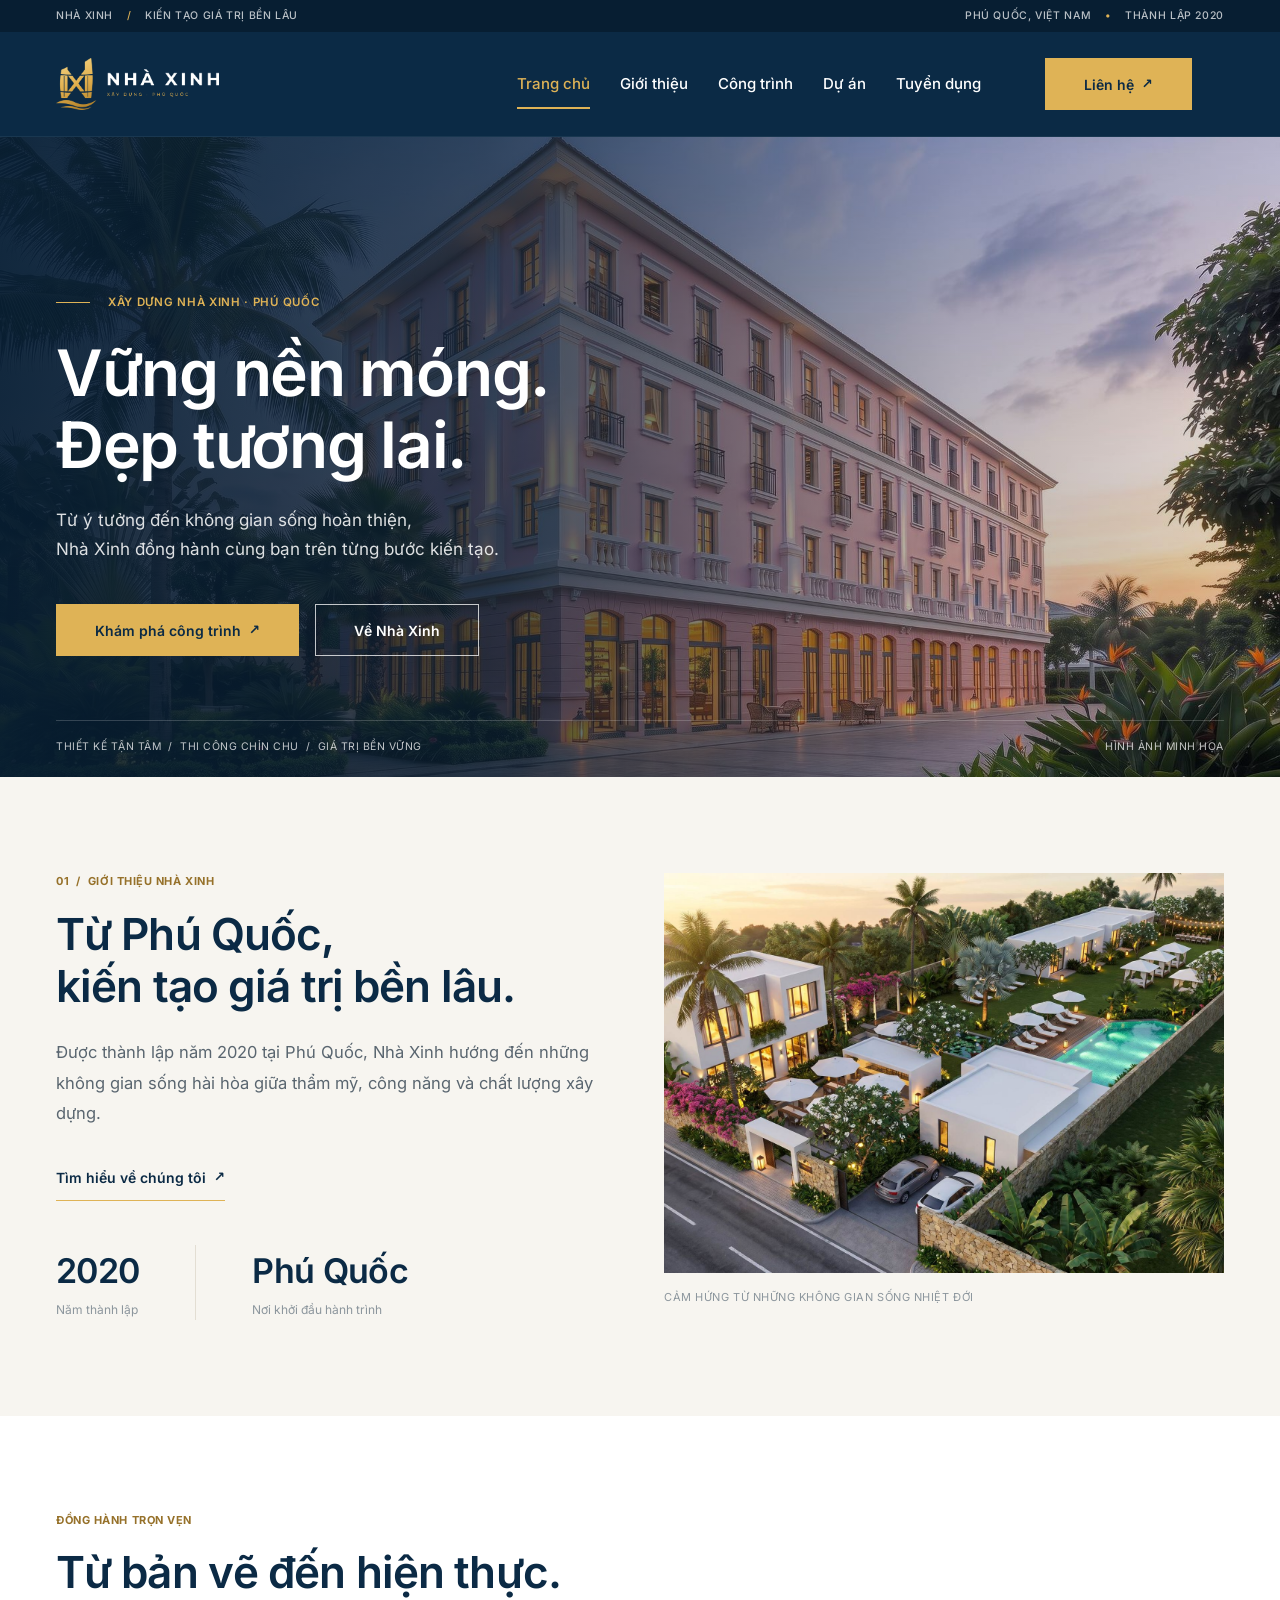
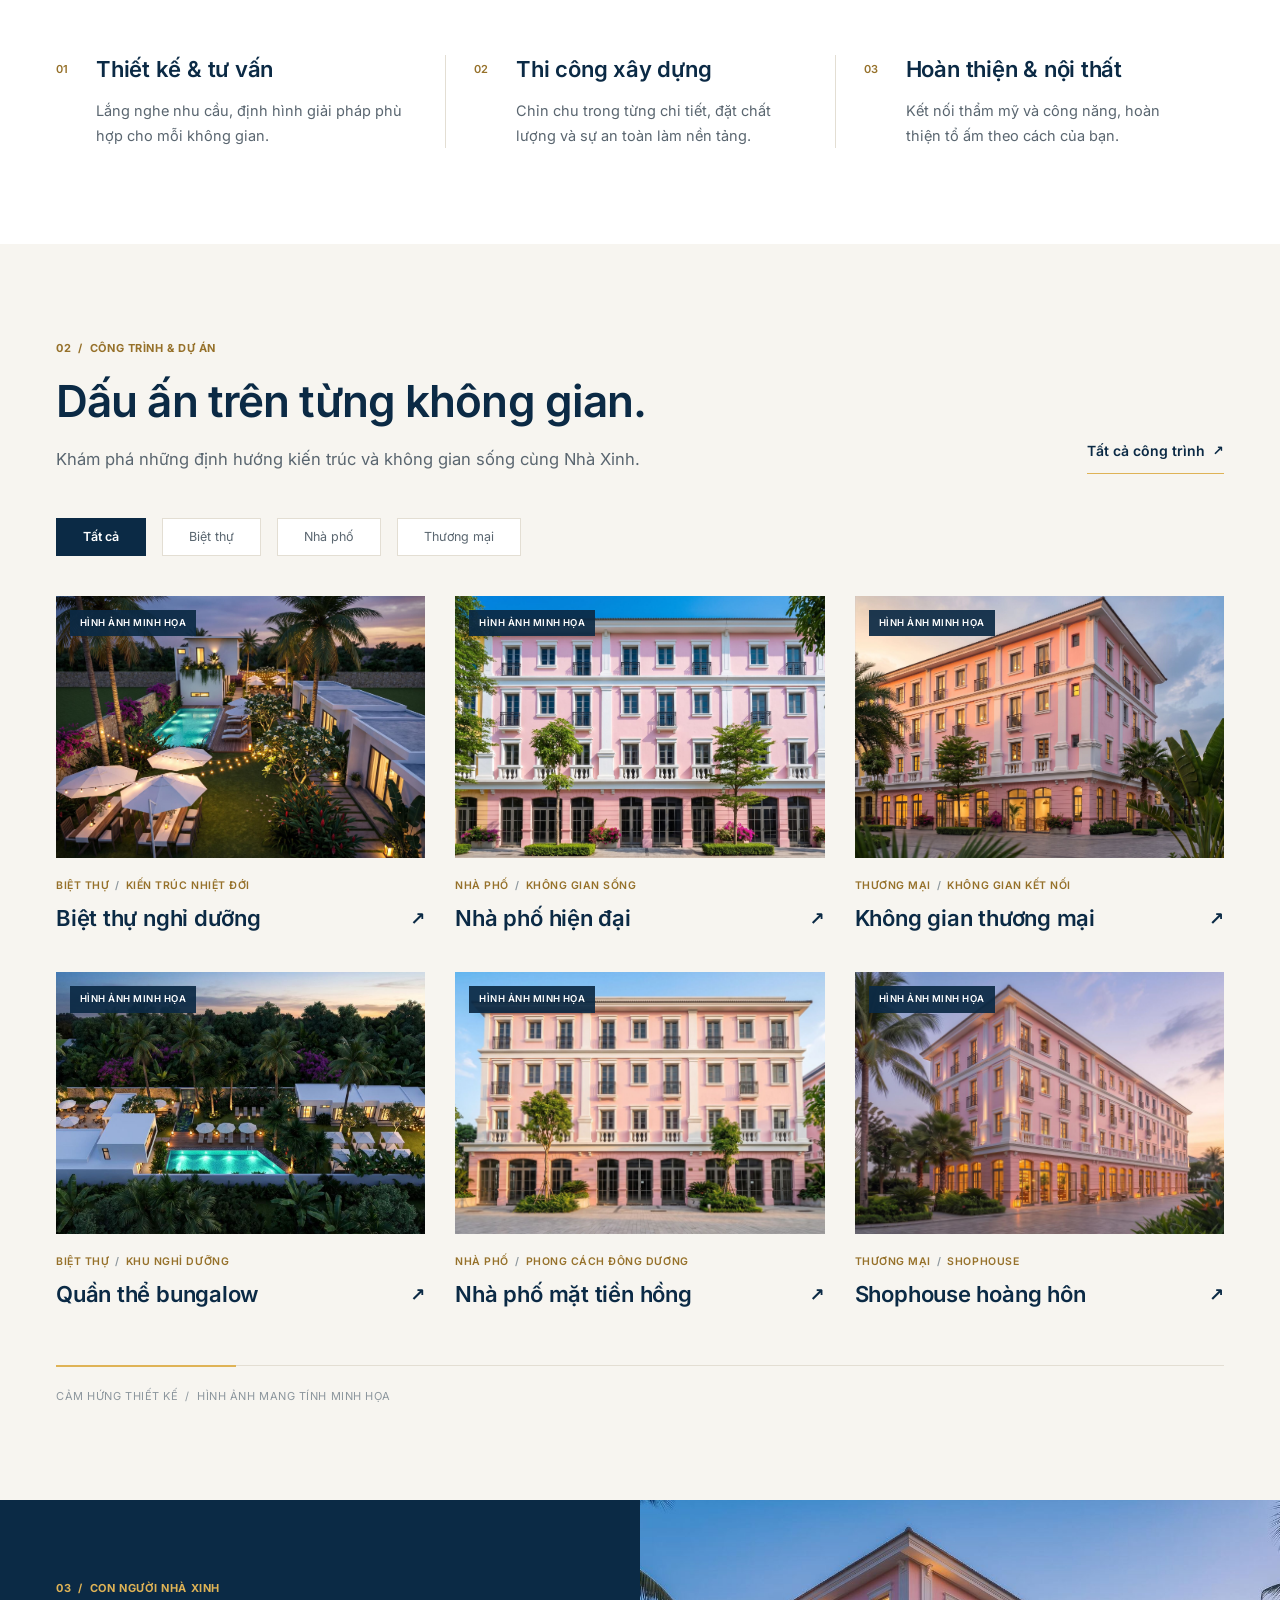
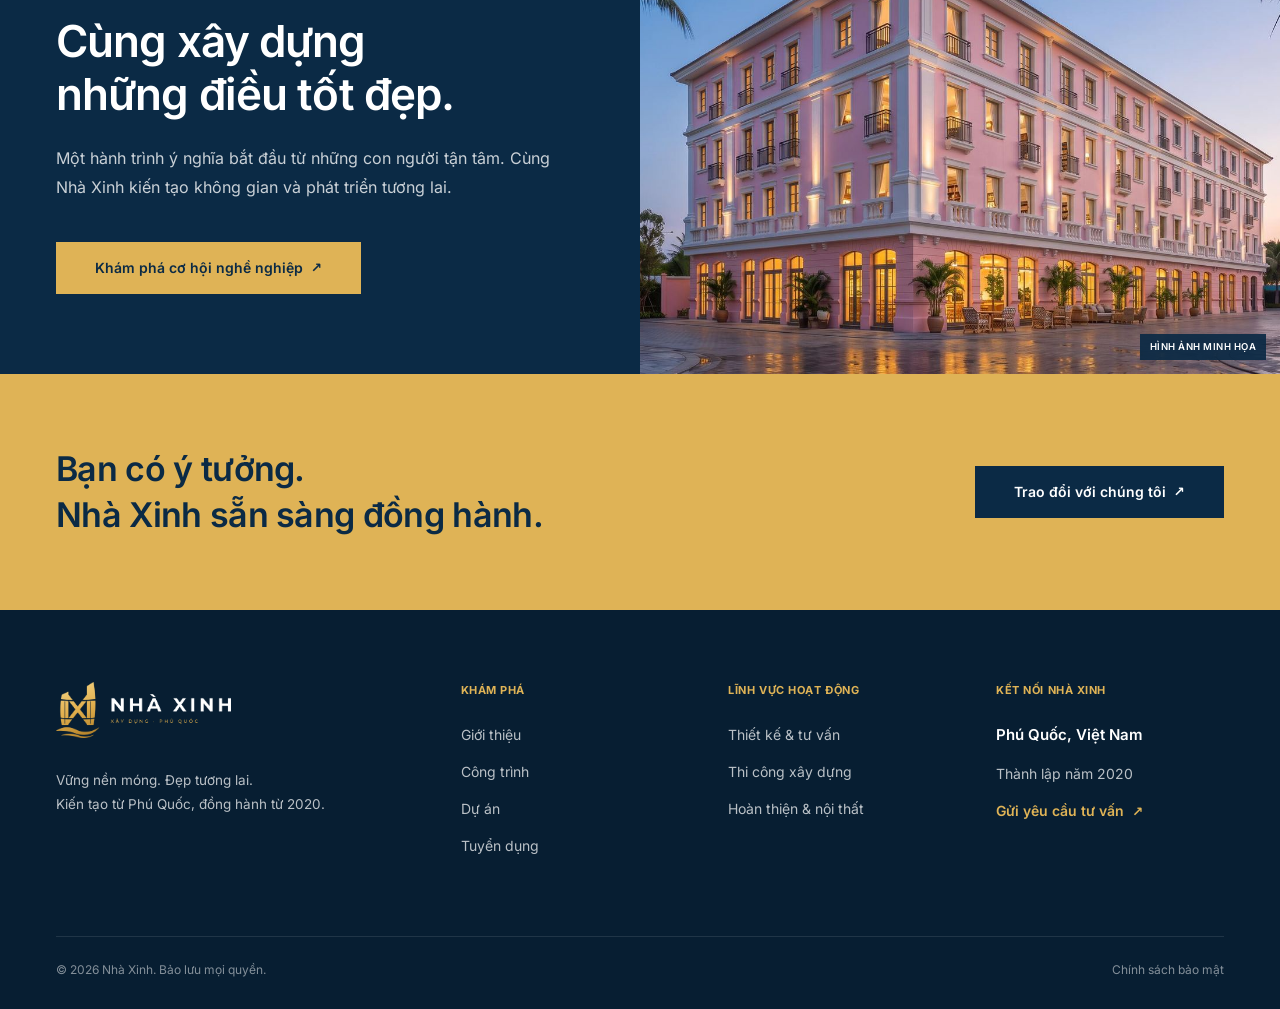
<file: index.html>
<!doctype html>
<html lang="vi">
<head>
  <meta charset="utf-8">
  <meta name="viewport" content="width=device-width, initial-scale=1">
  <title>Nhà Xinh · Xây dựng tại Phú Quốc</title>
  <meta name="description" content="Nhà Xinh – thiết kế, thi công xây dựng và hoàn thiện nội thất tại Phú Quốc từ năm 2020. Vững nền móng. Đẹp tương lai.">
  <meta name="theme-color" content="#0B2A45">
  <meta property="og:title" content="Nhà Xinh · Xây dựng tại Phú Quốc">
  <meta property="og:description" content="Nhà Xinh – thiết kế, thi công xây dựng và hoàn thiện nội thất tại Phú Quốc từ năm 2020. Vững nền móng. Đẹp tương lai.">
  <meta property="og:type" content="website">
  <link rel="icon" type="image/png" href="assets/img/favicon.png">
  <link rel="stylesheet" href="assets/css/style.css">
</head>
<body>
  <a class="skip-link" href="#main">Bỏ qua đến nội dung</a>

  <div class="topbar">
    <div class="container">
      <span>Nhà Xinh <span class="dot">/</span> Kiến tạo giá trị bền lâu</span>
      <span>Phú Quốc, Việt Nam <span class="dot">•</span> Thành lập 2020</span>
    </div>
  </div>

  <header class="header">
    <div class="container">
      <a class="logo" href="index.html" aria-label="Nhà Xinh – Trang chủ"><img src="assets/img/logo.png" alt="Nhà Xinh" width="971" height="310"></a>
      <nav class="nav" id="site-nav" aria-label="Điều hướng chính">
        <a href="index.html" class="active" aria-current="page">Trang chủ</a>
        <a href="gioi-thieu.html">Giới thiệu</a>
        <a href="cong-trinh.html">Công trình</a>
        <a href="du-an.html">Dự án</a>
        <a href="tuyen-dung.html">Tuyển dụng</a>
        <a class="btn btn-gold nav-cta" href="#lien-he">Liên hệ<span class="arrow" aria-hidden="true">↗</span></a>
      </nav>
      <a class="btn btn-gold header-cta" href="#lien-he">Liên hệ<span class="arrow" aria-hidden="true">↗</span></a>
      <button class="menu-toggle" type="button" aria-controls="site-nav" aria-expanded="false" aria-label="Mở menu"><span></span><span></span><span></span></button>
      <div class="nav-backdrop"></div>
    </div>
  </header>

  <main id="main">
    <section class="hero hero-home" style="background-image:url(assets/img/villa-dusk.jpg)">
      <div class="container inner">
        <div class="kicker">Xây dựng Nhà Xinh · Phú Quốc</div>
        <h1>Vững nền móng.<br>Đẹp tương lai.</h1>
        <p>Từ ý tưởng đến không gian sống hoàn thiện,<br>Nhà Xinh đồng hành cùng bạn trên từng bước kiến tạo.</p>
        <div class="btn-row">
          <a class="btn btn-gold" href="cong-trinh.html">Khám phá công trình<span class="arrow" aria-hidden="true">↗</span></a>
          <a class="btn btn-ghost" href="gioi-thieu.html">Về Nhà Xinh</a>
        </div>
      </div>
      <div class="foot-wrap"><div class="foot"><span>Thiết kế tận tâm &nbsp;/&nbsp; Thi công chỉn chu &nbsp;/&nbsp; Giá trị bền vững</span><span>Hình ảnh minh họa</span></div></div>
    </section>

    <section class="sec ivory">
      <div class="container split home">
        <div>
          <div class="eyebrow">01 &nbsp;/&nbsp; Giới thiệu Nhà Xinh</div>
          <h2>Từ Phú Quốc,<br>kiến tạo giá trị bền lâu.</h2>
          <p class="lead">Được thành lập năm 2020 tại Phú Quốc, Nhà Xinh hướng đến những không gian sống hài hòa giữa thẩm mỹ, công năng và chất lượng xây dựng.</p>
          <p style="margin-top:36px"><a class="link" href="gioi-thieu.html">Tìm hiểu về chúng tôi<span class="arrow" aria-hidden="true">↗</span></a></p>
          <div class="stats">
            <div class="stat"><b>2020</b><small>Năm thành lập</small></div>
            <div class="stat"><b>Phú Quốc</b><small>Nơi khởi đầu hành trình</small></div>
          </div>
        </div>
        <figure>
          <div class="media" style="background-image:url(assets/img/home-golden.jpg)" role="img" aria-label="Khu nghỉ dưỡng nhiệt đới nhìn từ trên cao"></div>
          <figcaption class="caption">Cảm hứng từ những không gian sống nhiệt đới</figcaption>
        </figure>
      </div>
    </section>

    <section class="sec white">
      <div class="container">
        <div class="eyebrow">Đồng hành trọn vẹn</div>
        <h2 class="mb-head">Từ bản vẽ đến hiện thực.</h2>
        <div class="cols">
          <div class="col"><span class="n">01</span><div><h3>Thiết kế &amp; tư vấn</h3><p>Lắng nghe nhu cầu, định hình giải pháp phù hợp cho mỗi không gian.</p></div></div>
          <div class="col"><span class="n">02</span><div><h3>Thi công xây dựng</h3><p>Chỉn chu trong từng chi tiết, đặt chất lượng và sự an toàn làm nền tảng.</p></div></div>
          <div class="col"><span class="n">03</span><div><h3>Hoàn thiện &amp; nội thất</h3><p>Kết nối thẩm mỹ và công năng, hoàn thiện tổ ấm theo cách của bạn.</p></div></div>
        </div>
      </div>
    </section>

    <section class="sec ivory">
      <div class="container" data-filter-group>
        <div class="sec-head">
          <div>
            <div class="eyebrow">02 &nbsp;/&nbsp; Công trình &amp; dự án</div>
            <h2>Dấu ấn trên từng không gian.</h2>
            <p class="lead">Khám phá những định hướng kiến trúc và không gian sống cùng Nhà Xinh.</p>
          </div>
          <a class="link" href="cong-trinh.html">Tất cả công trình<span class="arrow" aria-hidden="true">↗</span></a>
        </div>
        <div class="filters" role="group" aria-label="Lọc công trình">
          <button type="button" class="on" data-filter="all" aria-pressed="true">Tất cả</button>
          <button type="button" data-filter="biet-thu" aria-pressed="false">Biệt thự</button>
          <button type="button" data-filter="nha-pho" aria-pressed="false">Nhà phố</button>
          <button type="button" data-filter="thuong-mai" aria-pressed="false">Thương mại</button>
        </div>
        <div class="grid3">
          <a class="card" href="cong-trinh.html" data-cat="biet-thu">
            <div class="media" style="background-image:url(assets/img/home-garden.jpg)" role="img" aria-label="Biệt thự nghỉ dưỡng"><span class="tag">Hình ảnh minh họa</span></div>
            <div class="meta">
              <div class="cat">Biệt thự<span>/</span>Kiến trúc nhiệt đới</div>
              <div class="row"><h3>Biệt thự nghỉ dưỡng</h3><span class="ne" aria-hidden="true">↗</span></div>
              
            </div>
          </a>
          <a class="card" href="cong-trinh.html" data-cat="nha-pho">
            <div class="media" style="background-image:url(assets/img/villa-blue.jpg)" role="img" aria-label="Nhà phố hiện đại"><span class="tag">Hình ảnh minh họa</span></div>
            <div class="meta">
              <div class="cat">Nhà phố<span>/</span>Không gian sống</div>
              <div class="row"><h3>Nhà phố hiện đại</h3><span class="ne" aria-hidden="true">↗</span></div>
              
            </div>
          </a>
          <a class="card" href="cong-trinh.html" data-cat="thuong-mai">
            <div class="media" style="background-image:url(assets/img/villa-golden.jpg)" role="img" aria-label="Không gian thương mại"><span class="tag">Hình ảnh minh họa</span></div>
            <div class="meta">
              <div class="cat">Thương mại<span>/</span>Không gian kết nối</div>
              <div class="row"><h3>Không gian thương mại</h3><span class="ne" aria-hidden="true">↗</span></div>
              
            </div>
          </a>
          <a class="card" href="cong-trinh.html" data-cat="biet-thu">
            <div class="media" style="background-image:url(assets/img/home-banner.jpg)" role="img" aria-label="Quần thể bungalow"><span class="tag">Hình ảnh minh họa</span></div>
            <div class="meta">
              <div class="cat">Biệt thự<span>/</span>Khu nghỉ dưỡng</div>
              <div class="row"><h3>Quần thể bungalow</h3><span class="ne" aria-hidden="true">↗</span></div>
              
            </div>
          </a>
          <a class="card" href="cong-trinh.html" data-cat="nha-pho">
            <div class="media" style="background-image:url(assets/img/villa-gh.jpg)" role="img" aria-label="Nhà phố mặt tiền hồng"><span class="tag">Hình ảnh minh họa</span></div>
            <div class="meta">
              <div class="cat">Nhà phố<span>/</span>Phong cách Đông Dương</div>
              <div class="row"><h3>Nhà phố mặt tiền hồng</h3><span class="ne" aria-hidden="true">↗</span></div>
              
            </div>
          </a>
          <a class="card" href="cong-trinh.html" data-cat="thuong-mai">
            <div class="media" style="background-image:url(assets/img/villa-dusk.jpg)" role="img" aria-label="Shophouse hoàng hôn"><span class="tag">Hình ảnh minh họa</span></div>
            <div class="meta">
              <div class="cat">Thương mại<span>/</span>Shophouse</div>
              <div class="row"><h3>Shophouse hoàng hôn</h3><span class="ne" aria-hidden="true">↗</span></div>
              
            </div>
          </a>
        </div>
        <p class="empty" hidden>Chưa có công trình trong mục này.</p>
        <div class="rule"></div>
        <div class="rule-foot"><span class="caption">Cảm hứng thiết kế &nbsp;/&nbsp; Hình ảnh mang tính minh họa</span></div>
      </div>
    </section>

    <section class="navy-split">
      <div class="txt">
        <div class="eyebrow">03 &nbsp;/&nbsp; Con người Nhà Xinh</div>
        <h2>Cùng xây dựng<br>những điều tốt đẹp.</h2>
        <p>Một hành trình ý nghĩa bắt đầu từ những con người tận tâm. Cùng Nhà Xinh kiến tạo không gian và phát triển tương lai.</p>
        <a class="btn btn-gold" href="tuyen-dung.html">Khám phá cơ hội nghề nghiệp<span class="arrow" aria-hidden="true">↗</span></a>
      </div>
      <div class="media" style="background-image:url(assets/img/villa-banner.jpg)" role="img" aria-label="Công trình Nhà Xinh"><span class="tag br">Hình ảnh minh họa</span></div>
    </section>

    <section class="band" id="lien-he">
      <div class="container">
        <h2>Bạn có ý tưởng.<br>Nhà Xinh sẵn sàng đồng hành.</h2>
        <a class="btn btn-navy" href="#lien-he">Trao đổi với chúng tôi<span class="arrow" aria-hidden="true">↗</span></a>
      </div>
    </section>
  </main>

  <footer class="footer">
    <div class="container">
      <div class="top">
        <div>
          <img class="logo" src="assets/img/logo.png" alt="Nhà Xinh" width="971" height="310" loading="lazy">
          <p>Vững nền móng. Đẹp tương lai.<br>Kiến tạo từ Phú Quốc, đồng hành từ 2020.</p>
        </div>
        <div>
          <h4>Khám phá</h4>
          <ul>
            <li><a href="gioi-thieu.html">Giới thiệu</a></li>
            <li><a href="cong-trinh.html">Công trình</a></li>
            <li><a href="du-an.html">Dự án</a></li>
            <li><a href="tuyen-dung.html">Tuyển dụng</a></li>
          </ul>
        </div>
        <div>
          <h4>Lĩnh vực hoạt động</h4>
          <ul>
            <li>Thiết kế &amp; tư vấn</li>
            <li>Thi công xây dựng</li>
            <li>Hoàn thiện &amp; nội thất</li>
          </ul>
        </div>
        <div>
          <h4>Kết nối Nhà Xinh</h4>
          <ul>
            <li class="strong">Phú Quốc, Việt Nam</li>
            <li>Thành lập năm 2020</li>
            <li><a class="gl" href="#lien-he">Gửi yêu cầu tư vấn<span class="arrow" aria-hidden="true">↗</span></a></li>
          </ul>
        </div>
      </div>
      <div class="bottom"><span>© <span data-year>2026</span> Nhà Xinh. Bảo lưu mọi quyền.</span><a href="#">Chính sách bảo mật</a></div>
    </div>
  </footer>

  <script src="assets/js/main.js" defer></script>
</body>
</html>
</file>
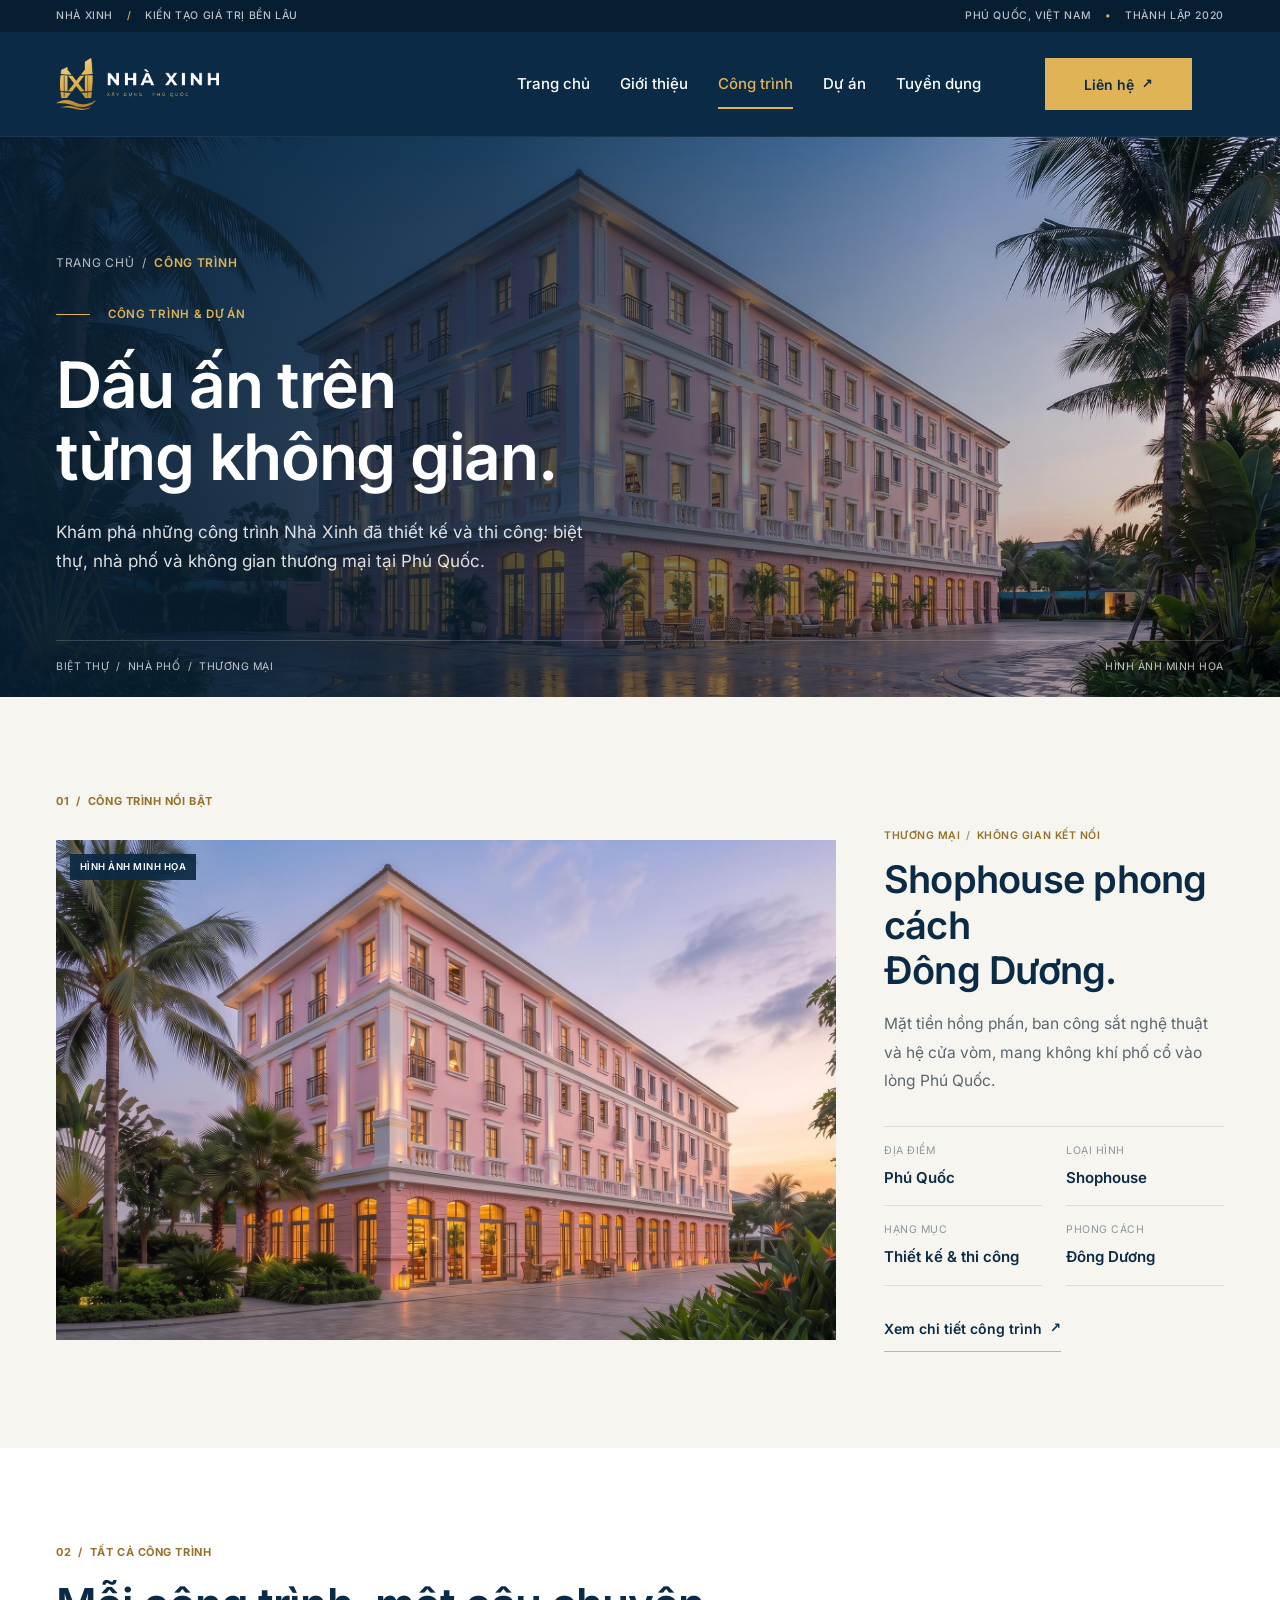
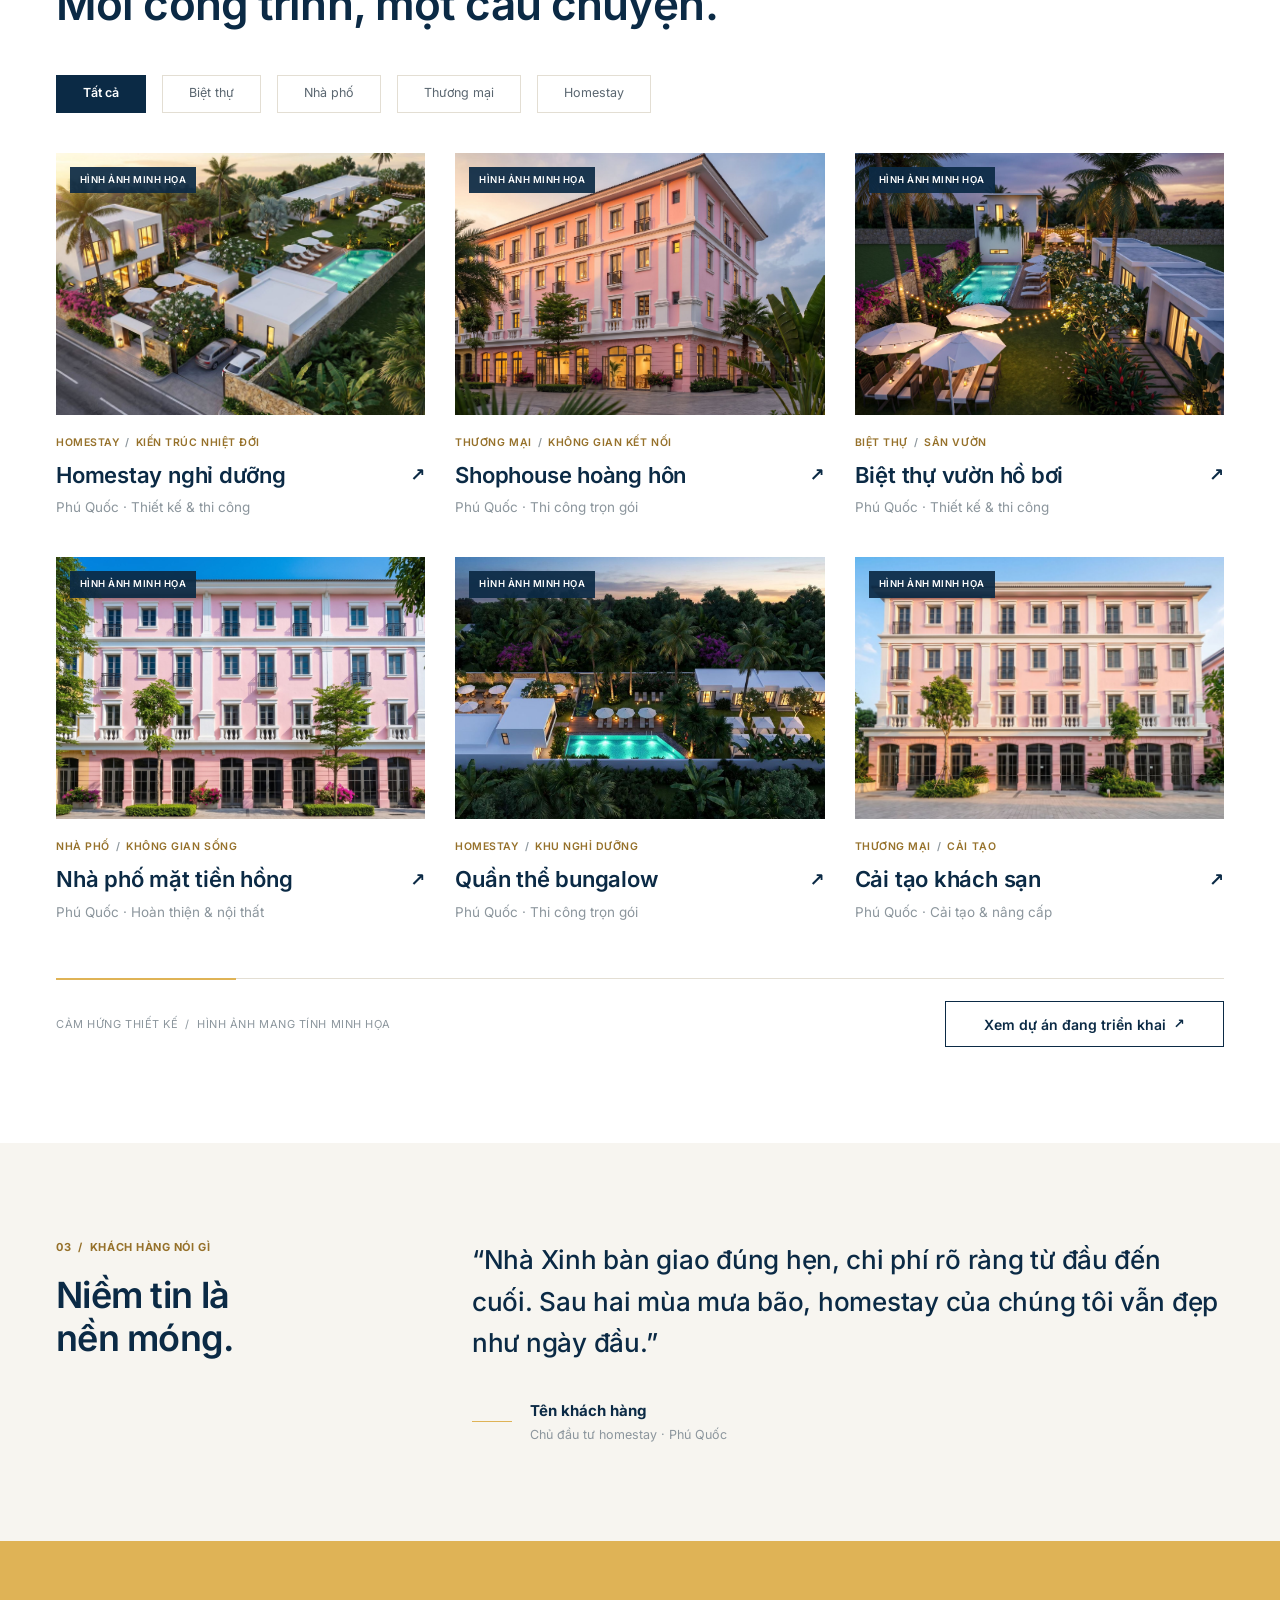
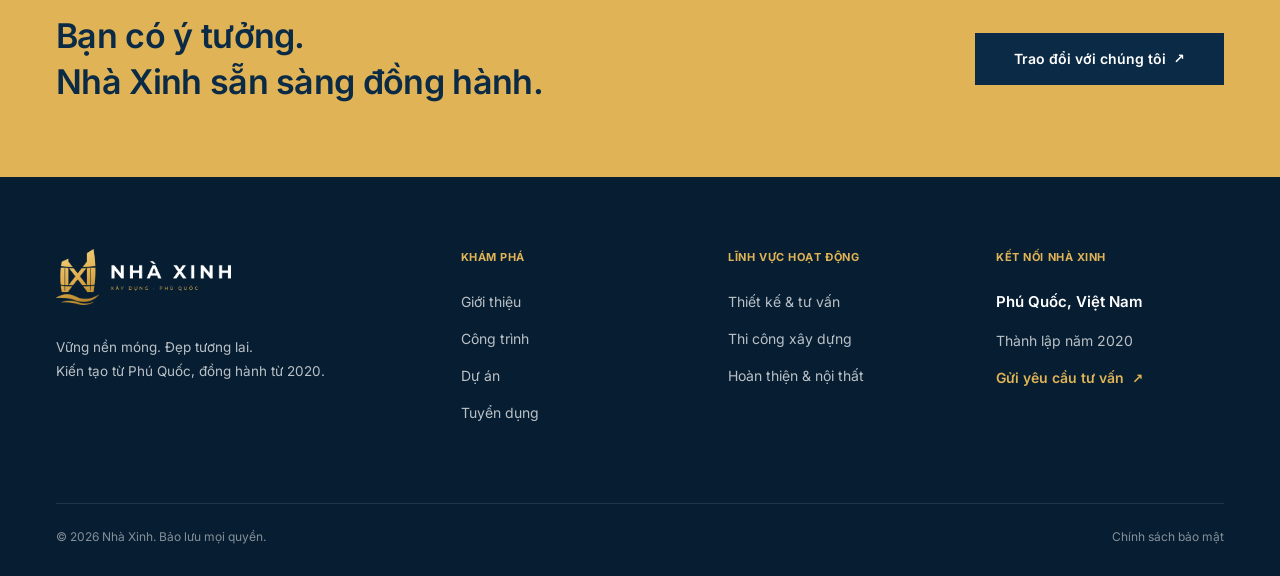
<file: cong-trinh.html>
<!doctype html>
<html lang="vi">
<head>
  <meta charset="utf-8">
  <meta name="viewport" content="width=device-width, initial-scale=1">
  <title>Công trình · Nhà Xinh</title>
  <meta name="description" content="Biệt thự, nhà phố, thương mại và homestay do Nhà Xinh thiết kế và thi công tại Phú Quốc.">
  <meta name="theme-color" content="#0B2A45">
  <meta property="og:title" content="Công trình · Nhà Xinh">
  <meta property="og:description" content="Biệt thự, nhà phố, thương mại và homestay do Nhà Xinh thiết kế và thi công tại Phú Quốc.">
  <meta property="og:type" content="website">
  <link rel="icon" type="image/png" href="assets/img/favicon.png">
  <link rel="stylesheet" href="assets/css/style.css">
</head>
<body>
  <a class="skip-link" href="#main">Bỏ qua đến nội dung</a>

  <div class="topbar">
    <div class="container">
      <span>Nhà Xinh <span class="dot">/</span> Kiến tạo giá trị bền lâu</span>
      <span>Phú Quốc, Việt Nam <span class="dot">•</span> Thành lập 2020</span>
    </div>
  </div>

  <header class="header">
    <div class="container">
      <a class="logo" href="index.html" aria-label="Nhà Xinh – Trang chủ"><img src="assets/img/logo.png" alt="Nhà Xinh" width="971" height="310"></a>
      <nav class="nav" id="site-nav" aria-label="Điều hướng chính">
        <a href="index.html">Trang chủ</a>
        <a href="gioi-thieu.html">Giới thiệu</a>
        <a href="cong-trinh.html" class="active" aria-current="page">Công trình</a>
        <a href="du-an.html">Dự án</a>
        <a href="tuyen-dung.html">Tuyển dụng</a>
        <a class="btn btn-gold nav-cta" href="#lien-he">Liên hệ<span class="arrow" aria-hidden="true">↗</span></a>
      </nav>
      <a class="btn btn-gold header-cta" href="#lien-he">Liên hệ<span class="arrow" aria-hidden="true">↗</span></a>
      <button class="menu-toggle" type="button" aria-controls="site-nav" aria-expanded="false" aria-label="Mở menu"><span></span><span></span><span></span></button>
      <div class="nav-backdrop"></div>
    </div>
  </header>

  <main id="main">
    <section class="hero " style="background-image:url(assets/img/villa-banner.jpg)">
      <div class="container inner">
        <div class="crumb"><a href="index.html">Trang chủ</a> &nbsp;/&nbsp; <b>Công trình</b></div>
        <div class="kicker">Công trình &amp; dự án</div>
        <h1>Dấu ấn trên<br>từng không gian.</h1>
        <p>Khám phá những công trình Nhà Xinh đã thiết kế và thi công: biệt thự, nhà phố và không gian thương mại tại Phú Quốc.</p>
      </div>
      <div class="foot-wrap"><div class="foot"><span>Biệt thự &nbsp;/&nbsp; Nhà phố &nbsp;/&nbsp; Thương mại</span><span>Hình ảnh minh họa</span></div></div>
    </section>

    <section class="sec ivory">
      <div class="container">
        <div class="eyebrow">01 &nbsp;/&nbsp; Công trình nổi bật</div>
        <div class="feature">
          <div class="media" style="background-image:url(assets/img/villa-dusk.jpg)" role="img" aria-label="Shophouse phong cách Đông Dương"><span class="tag">Hình ảnh minh họa</span></div>
          <div>
            <div class="cat">Thương mại<span>/</span>Không gian kết nối</div>
            <h2>Shophouse phong cách<br>Đông Dương.</h2>
            <p class="lead lead-sm">Mặt tiền hồng phấn, ban công sắt nghệ thuật và hệ cửa vòm, mang không khí phố cổ vào lòng Phú Quốc.</p>
            <div class="specs">
              <div><small>Địa điểm</small><b>Phú Quốc</b></div>
              <div><small>Loại hình</small><b>Shophouse</b></div>
              <div><small>Hạng mục</small><b>Thiết kế &amp; thi công</b></div>
              <div><small>Phong cách</small><b>Đông Dương</b></div>
            </div>
            <a class="link" href="#tat-ca">Xem chi tiết công trình<span class="arrow" aria-hidden="true">↗</span></a>
          </div>
        </div>
      </div>
    </section>

    <section class="sec white" id="tat-ca">
      <div class="container" data-filter-group>
        <div class="sec-head">
          <div>
            <div class="eyebrow">02 &nbsp;/&nbsp; Tất cả công trình</div>
            <h2>Mỗi công trình, một câu chuyện.</h2>
          </div>
        </div>
        <div class="filters" role="group" aria-label="Lọc công trình">
          <button type="button" class="on" data-filter="all" aria-pressed="true">Tất cả</button>
          <button type="button" data-filter="biet-thu" aria-pressed="false">Biệt thự</button>
          <button type="button" data-filter="nha-pho" aria-pressed="false">Nhà phố</button>
          <button type="button" data-filter="thuong-mai" aria-pressed="false">Thương mại</button>
          <button type="button" data-filter="homestay" aria-pressed="false">Homestay</button>
        </div>
        <div class="grid3">
          <a class="card" href="cong-trinh.html" data-cat="homestay">
            <div class="media" style="background-image:url(assets/img/home-golden.jpg)" role="img" aria-label="Homestay nghỉ dưỡng"><span class="tag">Hình ảnh minh họa</span></div>
            <div class="meta">
              <div class="cat">Homestay<span>/</span>Kiến trúc nhiệt đới</div>
              <div class="row"><h3>Homestay nghỉ dưỡng</h3><span class="ne" aria-hidden="true">↗</span></div>
              <div class="sub">Phú Quốc · Thiết kế &amp; thi công</div>
            </div>
          </a>
          <a class="card" href="cong-trinh.html" data-cat="thuong-mai">
            <div class="media" style="background-image:url(assets/img/villa-golden.jpg)" role="img" aria-label="Shophouse hoàng hôn"><span class="tag">Hình ảnh minh họa</span></div>
            <div class="meta">
              <div class="cat">Thương mại<span>/</span>Không gian kết nối</div>
              <div class="row"><h3>Shophouse hoàng hôn</h3><span class="ne" aria-hidden="true">↗</span></div>
              <div class="sub">Phú Quốc · Thi công trọn gói</div>
            </div>
          </a>
          <a class="card" href="cong-trinh.html" data-cat="biet-thu">
            <div class="media" style="background-image:url(assets/img/home-garden.jpg)" role="img" aria-label="Biệt thự vườn hồ bơi"><span class="tag">Hình ảnh minh họa</span></div>
            <div class="meta">
              <div class="cat">Biệt thự<span>/</span>Sân vườn</div>
              <div class="row"><h3>Biệt thự vườn hồ bơi</h3><span class="ne" aria-hidden="true">↗</span></div>
              <div class="sub">Phú Quốc · Thiết kế &amp; thi công</div>
            </div>
          </a>
          <a class="card" href="cong-trinh.html" data-cat="nha-pho">
            <div class="media" style="background-image:url(assets/img/villa-blue.jpg)" role="img" aria-label="Nhà phố mặt tiền hồng"><span class="tag">Hình ảnh minh họa</span></div>
            <div class="meta">
              <div class="cat">Nhà phố<span>/</span>Không gian sống</div>
              <div class="row"><h3>Nhà phố mặt tiền hồng</h3><span class="ne" aria-hidden="true">↗</span></div>
              <div class="sub">Phú Quốc · Hoàn thiện &amp; nội thất</div>
            </div>
          </a>
          <a class="card" href="cong-trinh.html" data-cat="homestay">
            <div class="media" style="background-image:url(assets/img/home-banner.jpg)" role="img" aria-label="Quần thể bungalow"><span class="tag">Hình ảnh minh họa</span></div>
            <div class="meta">
              <div class="cat">Homestay<span>/</span>Khu nghỉ dưỡng</div>
              <div class="row"><h3>Quần thể bungalow</h3><span class="ne" aria-hidden="true">↗</span></div>
              <div class="sub">Phú Quốc · Thi công trọn gói</div>
            </div>
          </a>
          <a class="card" href="cong-trinh.html" data-cat="thuong-mai">
            <div class="media" style="background-image:url(assets/img/villa-gh.jpg)" role="img" aria-label="Cải tạo khách sạn"><span class="tag">Hình ảnh minh họa</span></div>
            <div class="meta">
              <div class="cat">Thương mại<span>/</span>Cải tạo</div>
              <div class="row"><h3>Cải tạo khách sạn</h3><span class="ne" aria-hidden="true">↗</span></div>
              <div class="sub">Phú Quốc · Cải tạo &amp; nâng cấp</div>
            </div>
          </a>
        </div>
        <p class="empty" hidden>Chưa có công trình trong mục này.</p>
        <div class="rule"></div>
        <div class="rule-foot">
          <span class="caption">Cảm hứng thiết kế &nbsp;/&nbsp; Hình ảnh mang tính minh họa</span>
          <a class="btn btn-outline" href="du-an.html">Xem dự án đang triển khai<span class="arrow" aria-hidden="true">↗</span></a>
        </div>
      </div>
    </section>

    <section class="sec ivory">
      <div class="container quote">
        <div>
          <div class="eyebrow">03 &nbsp;/&nbsp; Khách hàng nói gì</div>
          <h2 class="h2-sm">Niềm tin là<br>nền móng.</h2>
        </div>
        <figure>
          <blockquote><p>“Nhà Xinh bàn giao đúng hẹn, chi phí rõ ràng từ đầu đến cuối. Sau hai mùa mưa bão, homestay của chúng tôi vẫn đẹp như ngày đầu.”</p></blockquote>
          <figcaption class="who"><div><b>Tên khách hàng</b><small>Chủ đầu tư homestay · Phú Quốc</small></div></figcaption>
        </figure>
      </div>
    </section>

    <section class="band" id="lien-he">
      <div class="container">
        <h2>Bạn có ý tưởng.<br>Nhà Xinh sẵn sàng đồng hành.</h2>
        <a class="btn btn-navy" href="#lien-he">Trao đổi với chúng tôi<span class="arrow" aria-hidden="true">↗</span></a>
      </div>
    </section>
  </main>

  <footer class="footer">
    <div class="container">
      <div class="top">
        <div>
          <img class="logo" src="assets/img/logo.png" alt="Nhà Xinh" width="971" height="310" loading="lazy">
          <p>Vững nền móng. Đẹp tương lai.<br>Kiến tạo từ Phú Quốc, đồng hành từ 2020.</p>
        </div>
        <div>
          <h4>Khám phá</h4>
          <ul>
            <li><a href="gioi-thieu.html">Giới thiệu</a></li>
            <li><a href="cong-trinh.html">Công trình</a></li>
            <li><a href="du-an.html">Dự án</a></li>
            <li><a href="tuyen-dung.html">Tuyển dụng</a></li>
          </ul>
        </div>
        <div>
          <h4>Lĩnh vực hoạt động</h4>
          <ul>
            <li>Thiết kế &amp; tư vấn</li>
            <li>Thi công xây dựng</li>
            <li>Hoàn thiện &amp; nội thất</li>
          </ul>
        </div>
        <div>
          <h4>Kết nối Nhà Xinh</h4>
          <ul>
            <li class="strong">Phú Quốc, Việt Nam</li>
            <li>Thành lập năm 2020</li>
            <li><a class="gl" href="#lien-he">Gửi yêu cầu tư vấn<span class="arrow" aria-hidden="true">↗</span></a></li>
          </ul>
        </div>
      </div>
      <div class="bottom"><span>© <span data-year>2026</span> Nhà Xinh. Bảo lưu mọi quyền.</span><a href="#">Chính sách bảo mật</a></div>
    </div>
  </footer>

  <script src="assets/js/main.js" defer></script>
</body>
</html>
</file>
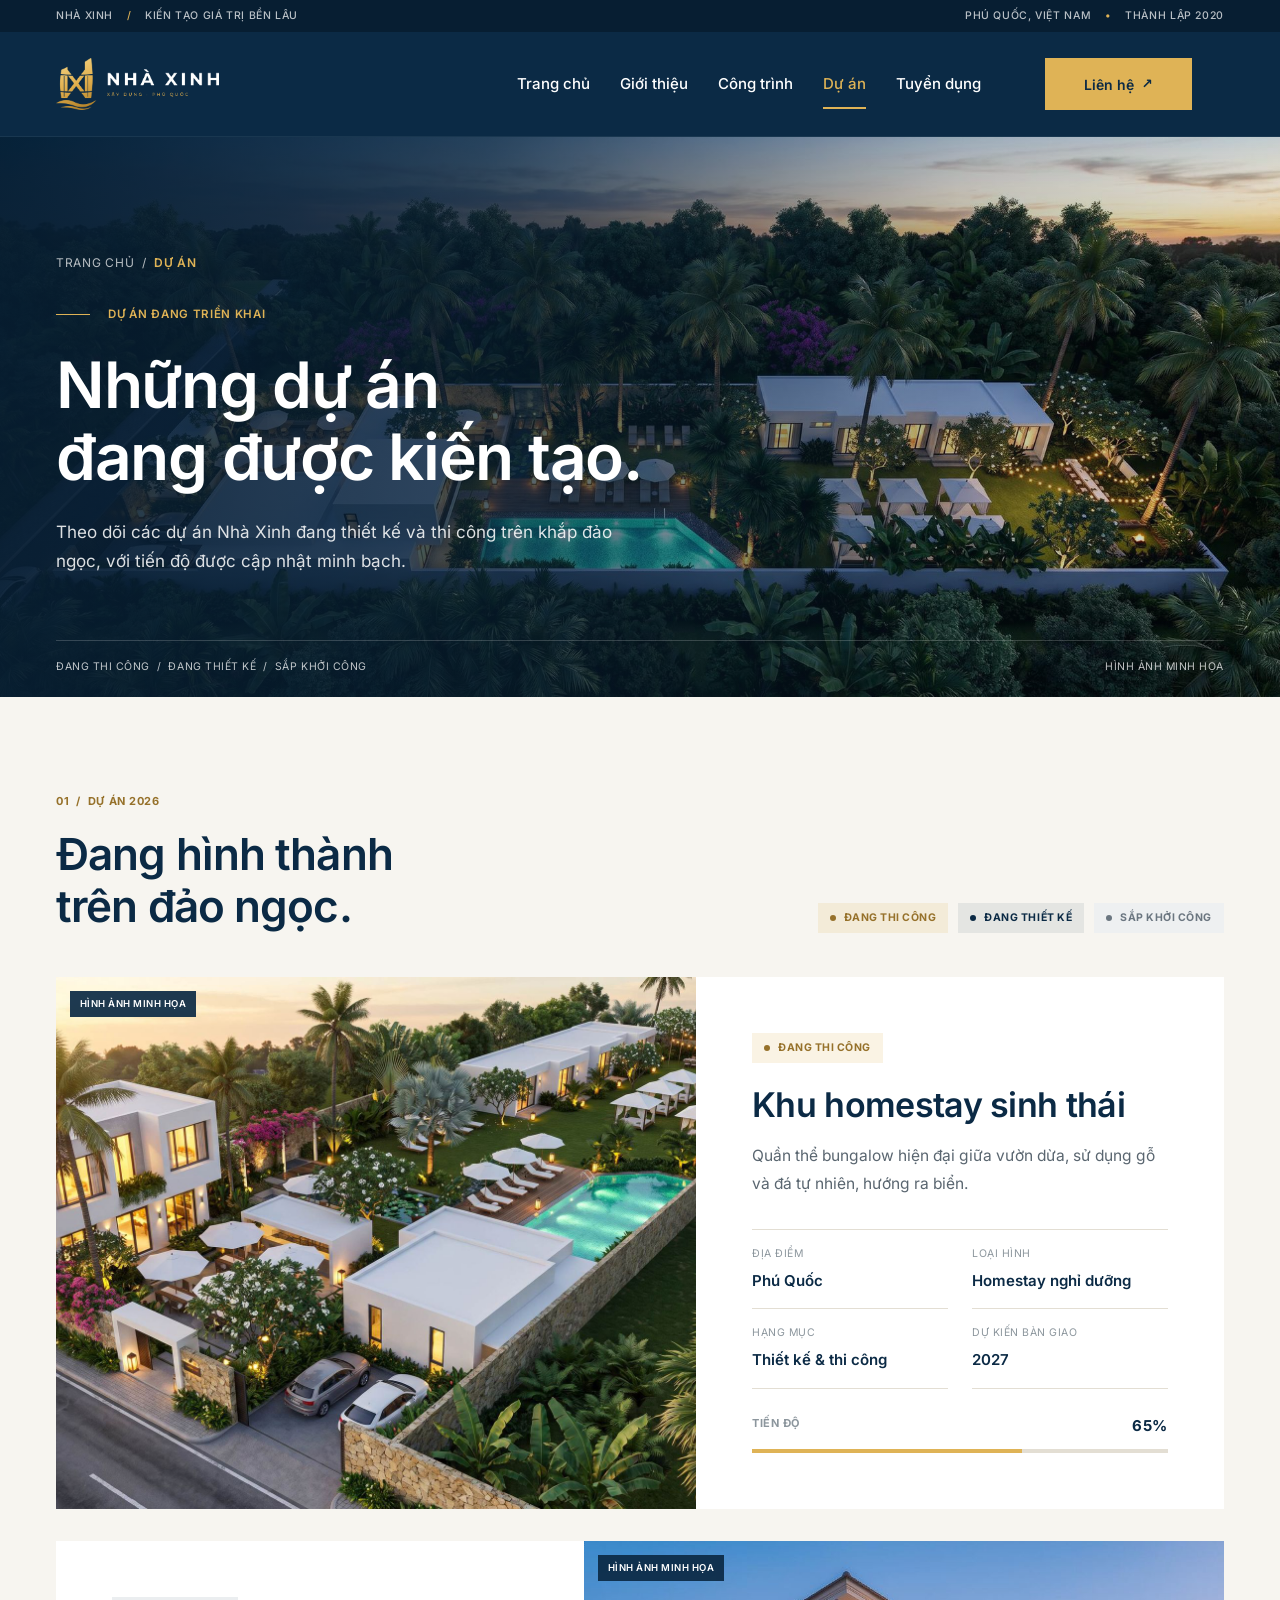
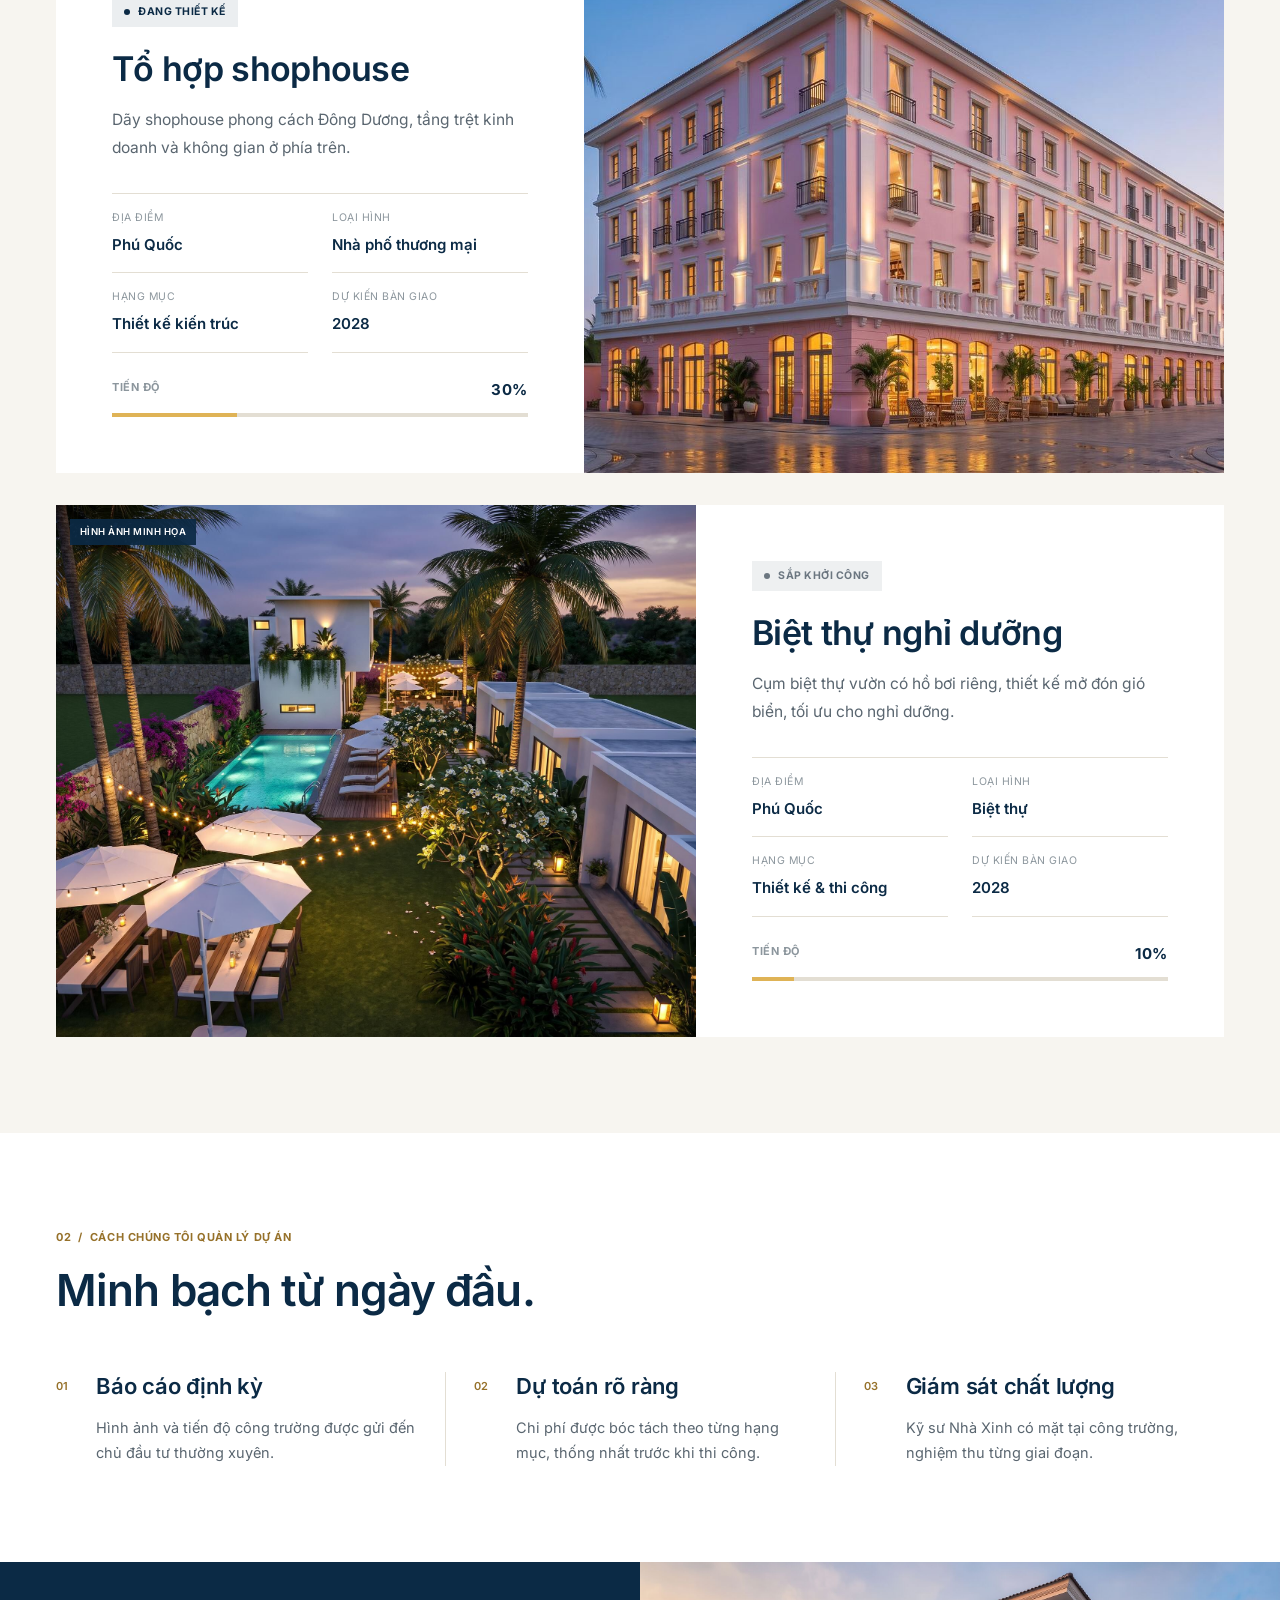
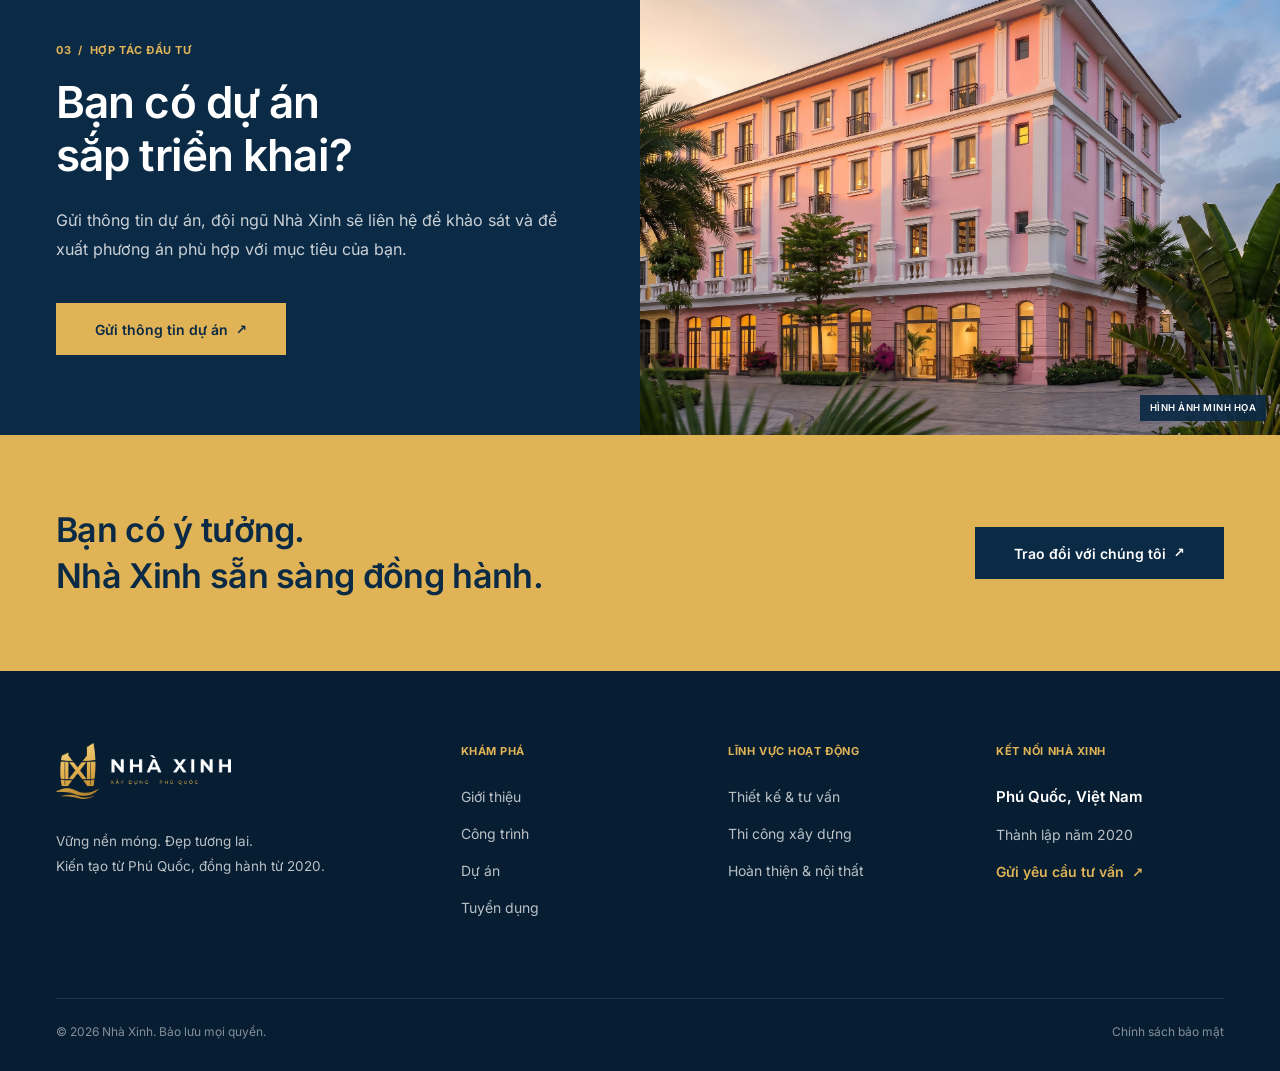
<file: du-an.html>
<!doctype html>
<html lang="vi">
<head>
  <meta charset="utf-8">
  <meta name="viewport" content="width=device-width, initial-scale=1">
  <title>Dự án · Nhà Xinh</title>
  <meta name="description" content="Các dự án Nhà Xinh đang thiết kế và thi công tại Phú Quốc, cập nhật tiến độ minh bạch.">
  <meta name="theme-color" content="#0B2A45">
  <meta property="og:title" content="Dự án · Nhà Xinh">
  <meta property="og:description" content="Các dự án Nhà Xinh đang thiết kế và thi công tại Phú Quốc, cập nhật tiến độ minh bạch.">
  <meta property="og:type" content="website">
  <link rel="icon" type="image/png" href="assets/img/favicon.png">
  <link rel="stylesheet" href="assets/css/style.css">
</head>
<body>
  <a class="skip-link" href="#main">Bỏ qua đến nội dung</a>

  <div class="topbar">
    <div class="container">
      <span>Nhà Xinh <span class="dot">/</span> Kiến tạo giá trị bền lâu</span>
      <span>Phú Quốc, Việt Nam <span class="dot">•</span> Thành lập 2020</span>
    </div>
  </div>

  <header class="header">
    <div class="container">
      <a class="logo" href="index.html" aria-label="Nhà Xinh – Trang chủ"><img src="assets/img/logo.png" alt="Nhà Xinh" width="971" height="310"></a>
      <nav class="nav" id="site-nav" aria-label="Điều hướng chính">
        <a href="index.html">Trang chủ</a>
        <a href="gioi-thieu.html">Giới thiệu</a>
        <a href="cong-trinh.html">Công trình</a>
        <a href="du-an.html" class="active" aria-current="page">Dự án</a>
        <a href="tuyen-dung.html">Tuyển dụng</a>
        <a class="btn btn-gold nav-cta" href="#lien-he">Liên hệ<span class="arrow" aria-hidden="true">↗</span></a>
      </nav>
      <a class="btn btn-gold header-cta" href="#lien-he">Liên hệ<span class="arrow" aria-hidden="true">↗</span></a>
      <button class="menu-toggle" type="button" aria-controls="site-nav" aria-expanded="false" aria-label="Mở menu"><span></span><span></span><span></span></button>
      <div class="nav-backdrop"></div>
    </div>
  </header>

  <main id="main">
    <section class="hero " style="background-image:url(assets/img/home-banner.jpg)">
      <div class="container inner">
        <div class="crumb"><a href="index.html">Trang chủ</a> &nbsp;/&nbsp; <b>Dự án</b></div>
        <div class="kicker">Dự án đang triển khai</div>
        <h1>Những dự án<br>đang được kiến tạo.</h1>
        <p>Theo dõi các dự án Nhà Xinh đang thiết kế và thi công trên khắp đảo ngọc, với tiến độ được cập nhật minh bạch.</p>
      </div>
      <div class="foot-wrap"><div class="foot"><span>Đang thi công &nbsp;/&nbsp; Đang thiết kế &nbsp;/&nbsp; Sắp khởi công</span><span>Hình ảnh minh họa</span></div></div>
    </section>

    <section class="sec ivory">
      <div class="container">
        <div class="sec-head">
          <div>
            <div class="eyebrow">01 &nbsp;/&nbsp; Dự án 2026</div>
            <h2>Đang hình thành<br>trên đảo ngọc.</h2>
          </div>
          <div class="pills"><span class="pill build">Đang thi công</span><span class="pill design">Đang thiết kế</span><span class="pill soon">Sắp khởi công</span></div>
        </div>
        <article class="proj">
          <div class="media" style="background-image:url(assets/img/home-golden.jpg)" role="img" aria-label="Khu homestay sinh thái"><span class="tag">Hình ảnh minh họa</span></div>
          <div class="body">
            <div><span class="pill build">Đang thi công</span></div>
            <h2>Khu homestay sinh thái</h2>
            <p class="lead lead-sm">Quần thể bungalow hiện đại giữa vườn dừa, sử dụng gỗ và đá tự nhiên, hướng ra biển.</p>
            <div class="specs">
              <div><small>Địa điểm</small><b>Phú Quốc</b></div>
              <div><small>Loại hình</small><b>Homestay nghỉ dưỡng</b></div>
              <div><small>Hạng mục</small><b>Thiết kế &amp; thi công</b></div>
              <div><small>Dự kiến bàn giao</small><b>2027</b></div>
            </div>
            <div class="progress-head"><span>Tiến độ</span><b>65%</b></div>
            <div class="bar" role="progressbar" aria-valuenow="65" aria-valuemin="0" aria-valuemax="100" aria-label="Tiến độ Khu homestay sinh thái"><i style="width:65%"></i></div>
          </div>
        </article>
        <article class="proj rev">
          <div class="media" style="background-image:url(assets/img/villa-banner.jpg)" role="img" aria-label="Tổ hợp shophouse"><span class="tag">Hình ảnh minh họa</span></div>
          <div class="body">
            <div><span class="pill design">Đang thiết kế</span></div>
            <h2>Tổ hợp shophouse</h2>
            <p class="lead lead-sm">Dãy shophouse phong cách Đông Dương, tầng trệt kinh doanh và không gian ở phía trên.</p>
            <div class="specs">
              <div><small>Địa điểm</small><b>Phú Quốc</b></div>
              <div><small>Loại hình</small><b>Nhà phố thương mại</b></div>
              <div><small>Hạng mục</small><b>Thiết kế kiến trúc</b></div>
              <div><small>Dự kiến bàn giao</small><b>2028</b></div>
            </div>
            <div class="progress-head"><span>Tiến độ</span><b>30%</b></div>
            <div class="bar" role="progressbar" aria-valuenow="30" aria-valuemin="0" aria-valuemax="100" aria-label="Tiến độ Tổ hợp shophouse"><i style="width:30%"></i></div>
          </div>
        </article>
        <article class="proj">
          <div class="media" style="background-image:url(assets/img/home-garden.jpg)" role="img" aria-label="Biệt thự nghỉ dưỡng"><span class="tag">Hình ảnh minh họa</span></div>
          <div class="body">
            <div><span class="pill soon">Sắp khởi công</span></div>
            <h2>Biệt thự nghỉ dưỡng</h2>
            <p class="lead lead-sm">Cụm biệt thự vườn có hồ bơi riêng, thiết kế mở đón gió biển, tối ưu cho nghỉ dưỡng.</p>
            <div class="specs">
              <div><small>Địa điểm</small><b>Phú Quốc</b></div>
              <div><small>Loại hình</small><b>Biệt thự</b></div>
              <div><small>Hạng mục</small><b>Thiết kế &amp; thi công</b></div>
              <div><small>Dự kiến bàn giao</small><b>2028</b></div>
            </div>
            <div class="progress-head"><span>Tiến độ</span><b>10%</b></div>
            <div class="bar" role="progressbar" aria-valuenow="10" aria-valuemin="0" aria-valuemax="100" aria-label="Tiến độ Biệt thự nghỉ dưỡng"><i style="width:10%"></i></div>
          </div>
        </article>
      </div>
    </section>

    <section class="sec white">
      <div class="container">
        <div class="eyebrow">02 &nbsp;/&nbsp; Cách chúng tôi quản lý dự án</div>
        <h2 class="mb-head">Minh bạch từ ngày đầu.</h2>
        <div class="cols">
          <div class="col"><span class="n">01</span><div><h3>Báo cáo định kỳ</h3><p>Hình ảnh và tiến độ công trường được gửi đến chủ đầu tư thường xuyên.</p></div></div>
          <div class="col"><span class="n">02</span><div><h3>Dự toán rõ ràng</h3><p>Chi phí được bóc tách theo từng hạng mục, thống nhất trước khi thi công.</p></div></div>
          <div class="col"><span class="n">03</span><div><h3>Giám sát chất lượng</h3><p>Kỹ sư Nhà Xinh có mặt tại công trường, nghiệm thu từng giai đoạn.</p></div></div>
        </div>
      </div>
    </section>

    <section class="navy-split">
      <div class="txt">
        <div class="eyebrow">03 &nbsp;/&nbsp; Hợp tác đầu tư</div>
        <h2>Bạn có dự án<br>sắp triển khai?</h2>
        <p>Gửi thông tin dự án, đội ngũ Nhà Xinh sẽ liên hệ để khảo sát và đề xuất phương án phù hợp với mục tiêu của bạn.</p>
        <a class="btn btn-gold" href="#lien-he">Gửi thông tin dự án<span class="arrow" aria-hidden="true">↗</span></a>
      </div>
      <div class="media" style="background-image:url(assets/img/villa-golden.jpg)" role="img" aria-label="Công trình Nhà Xinh"><span class="tag br">Hình ảnh minh họa</span></div>
    </section>

    <section class="band" id="lien-he">
      <div class="container">
        <h2>Bạn có ý tưởng.<br>Nhà Xinh sẵn sàng đồng hành.</h2>
        <a class="btn btn-navy" href="#lien-he">Trao đổi với chúng tôi<span class="arrow" aria-hidden="true">↗</span></a>
      </div>
    </section>
  </main>

  <footer class="footer">
    <div class="container">
      <div class="top">
        <div>
          <img class="logo" src="assets/img/logo.png" alt="Nhà Xinh" width="971" height="310" loading="lazy">
          <p>Vững nền móng. Đẹp tương lai.<br>Kiến tạo từ Phú Quốc, đồng hành từ 2020.</p>
        </div>
        <div>
          <h4>Khám phá</h4>
          <ul>
            <li><a href="gioi-thieu.html">Giới thiệu</a></li>
            <li><a href="cong-trinh.html">Công trình</a></li>
            <li><a href="du-an.html">Dự án</a></li>
            <li><a href="tuyen-dung.html">Tuyển dụng</a></li>
          </ul>
        </div>
        <div>
          <h4>Lĩnh vực hoạt động</h4>
          <ul>
            <li>Thiết kế &amp; tư vấn</li>
            <li>Thi công xây dựng</li>
            <li>Hoàn thiện &amp; nội thất</li>
          </ul>
        </div>
        <div>
          <h4>Kết nối Nhà Xinh</h4>
          <ul>
            <li class="strong">Phú Quốc, Việt Nam</li>
            <li>Thành lập năm 2020</li>
            <li><a class="gl" href="#lien-he">Gửi yêu cầu tư vấn<span class="arrow" aria-hidden="true">↗</span></a></li>
          </ul>
        </div>
      </div>
      <div class="bottom"><span>© <span data-year>2026</span> Nhà Xinh. Bảo lưu mọi quyền.</span><a href="#">Chính sách bảo mật</a></div>
    </div>
  </footer>

  <script src="assets/js/main.js" defer></script>
</body>
</html>
</file>
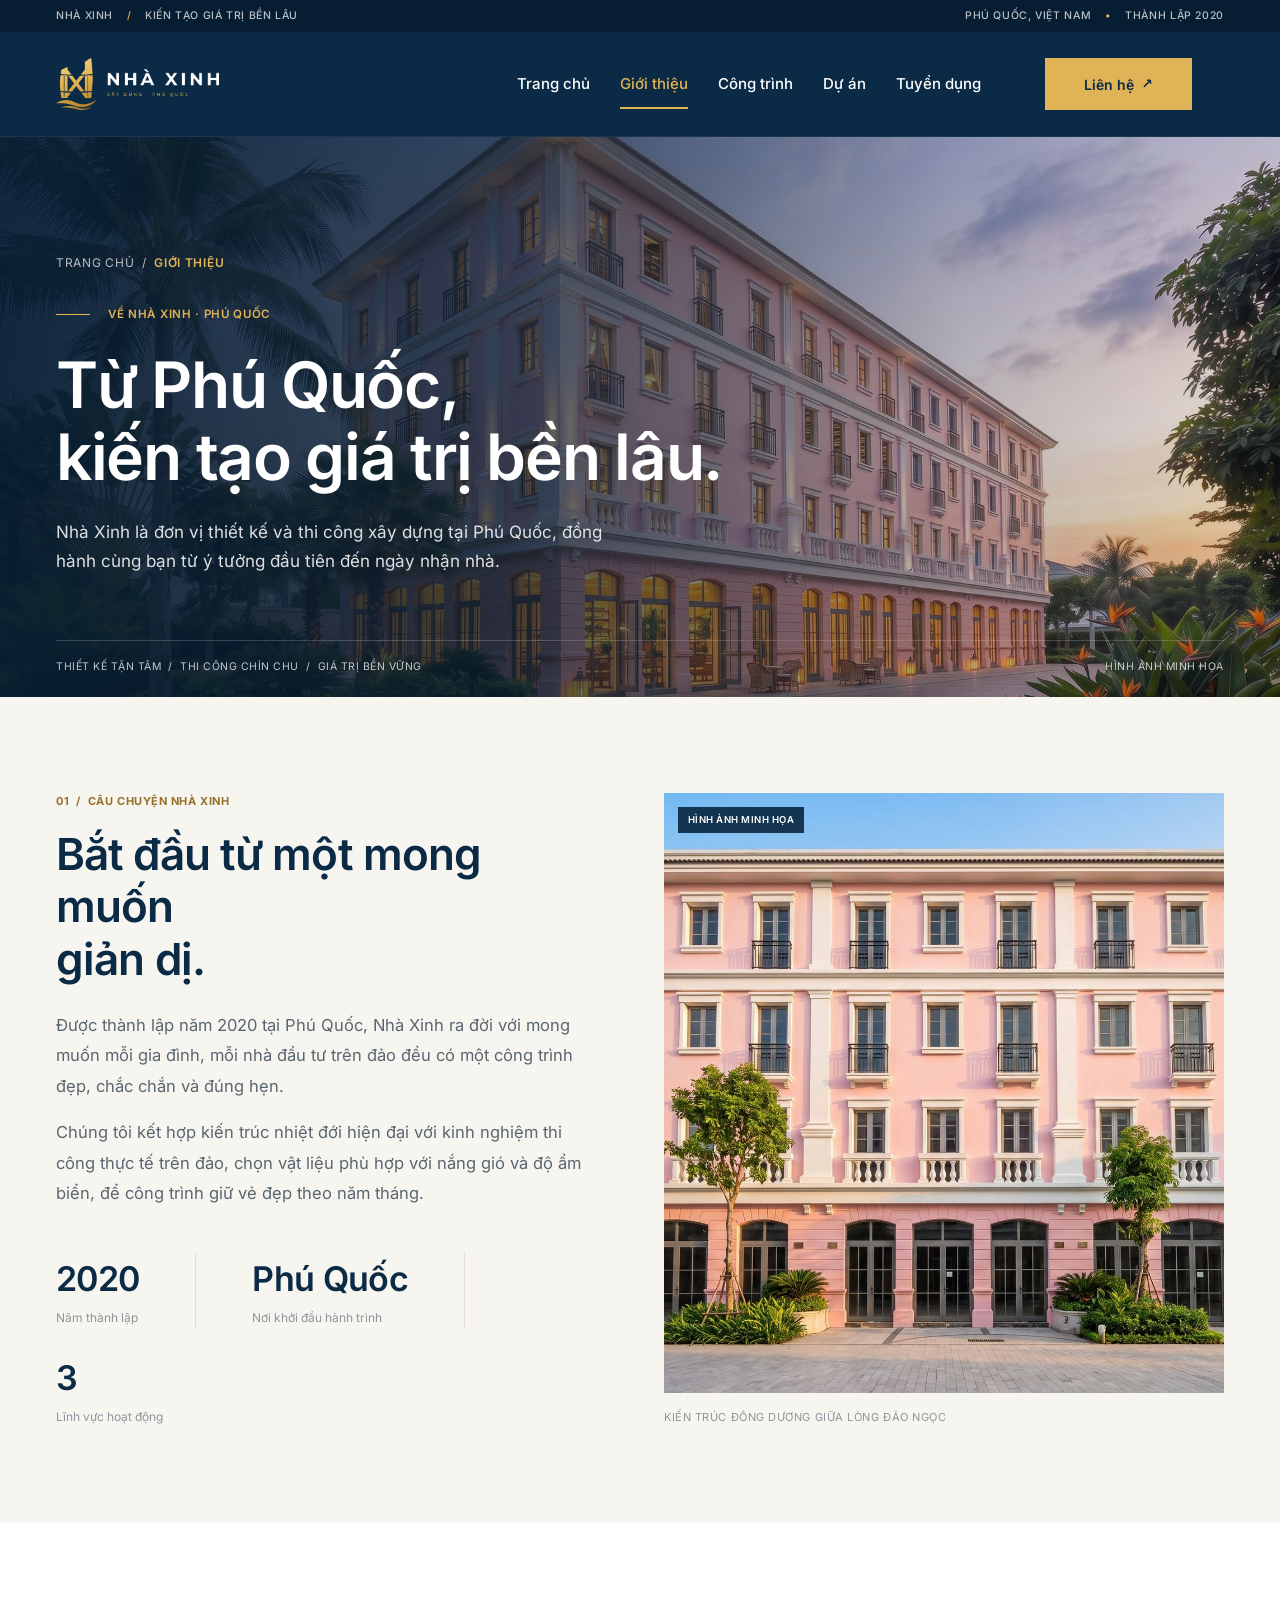
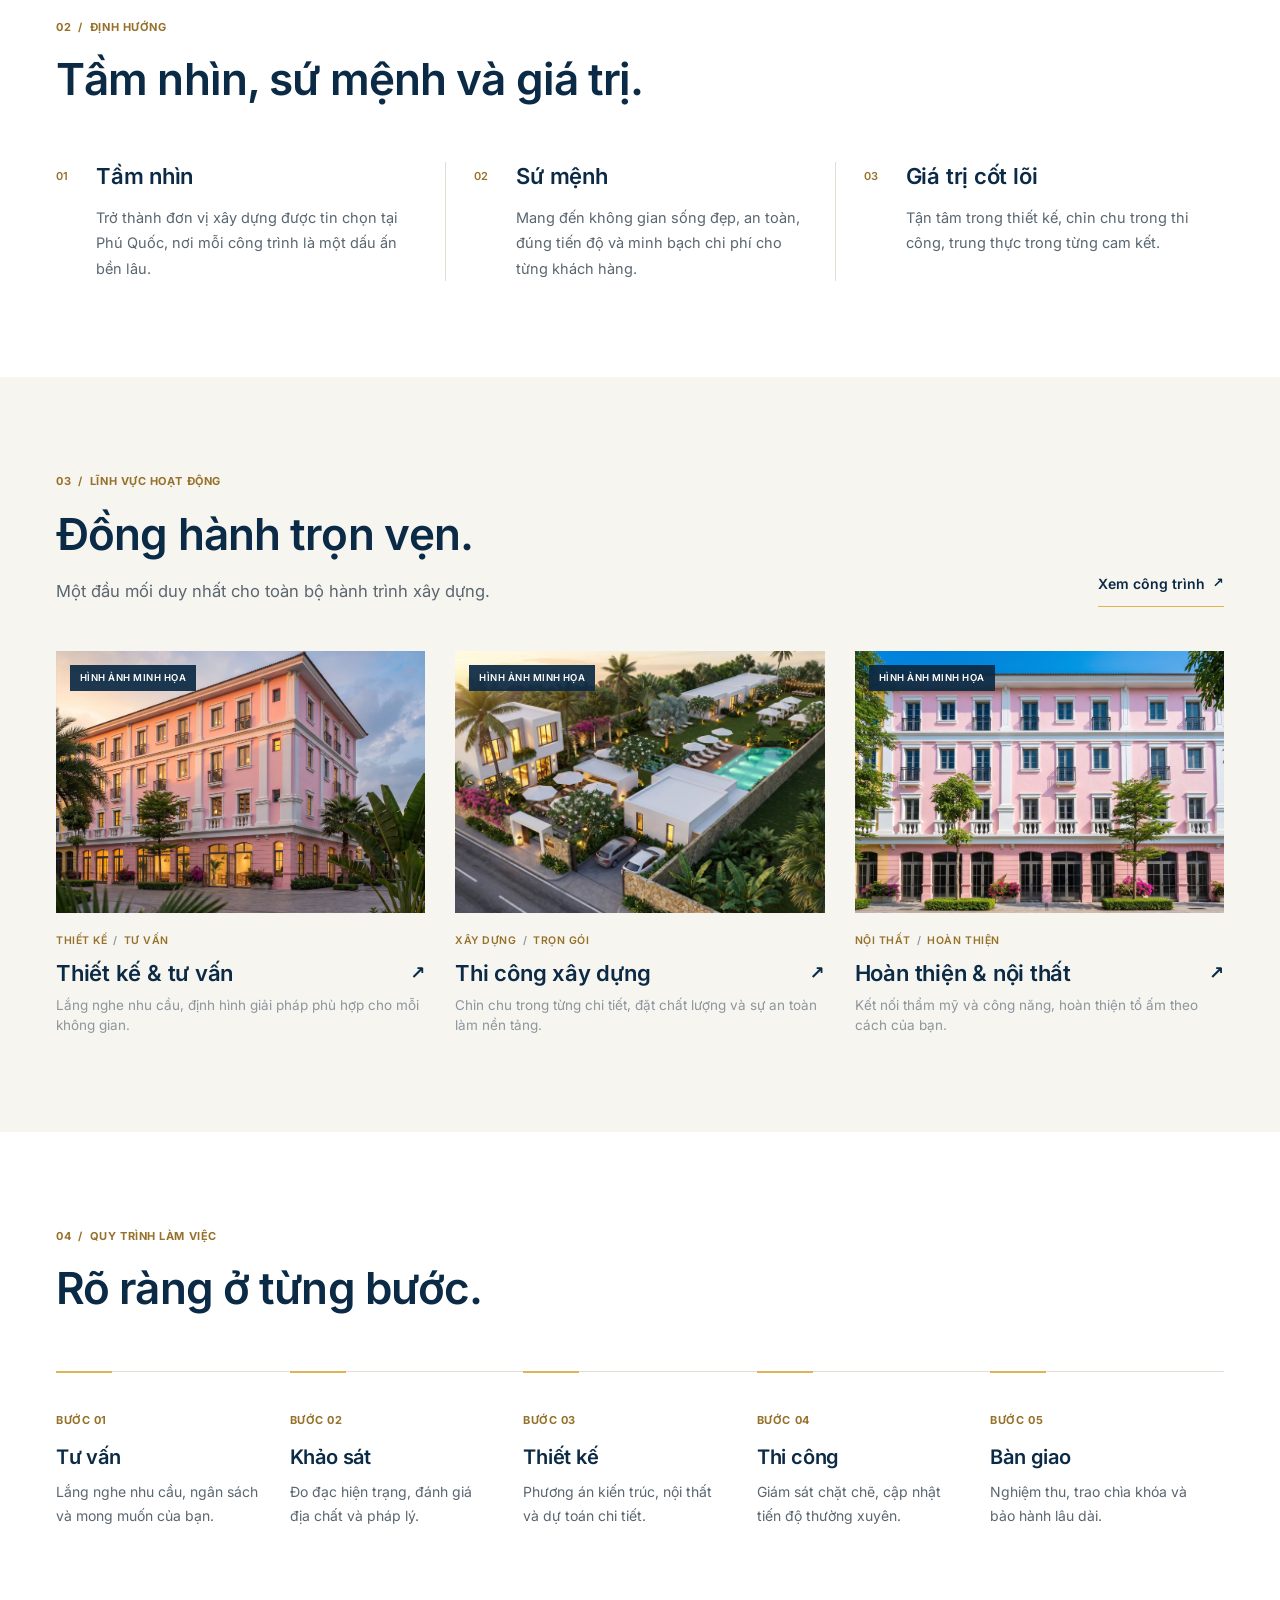
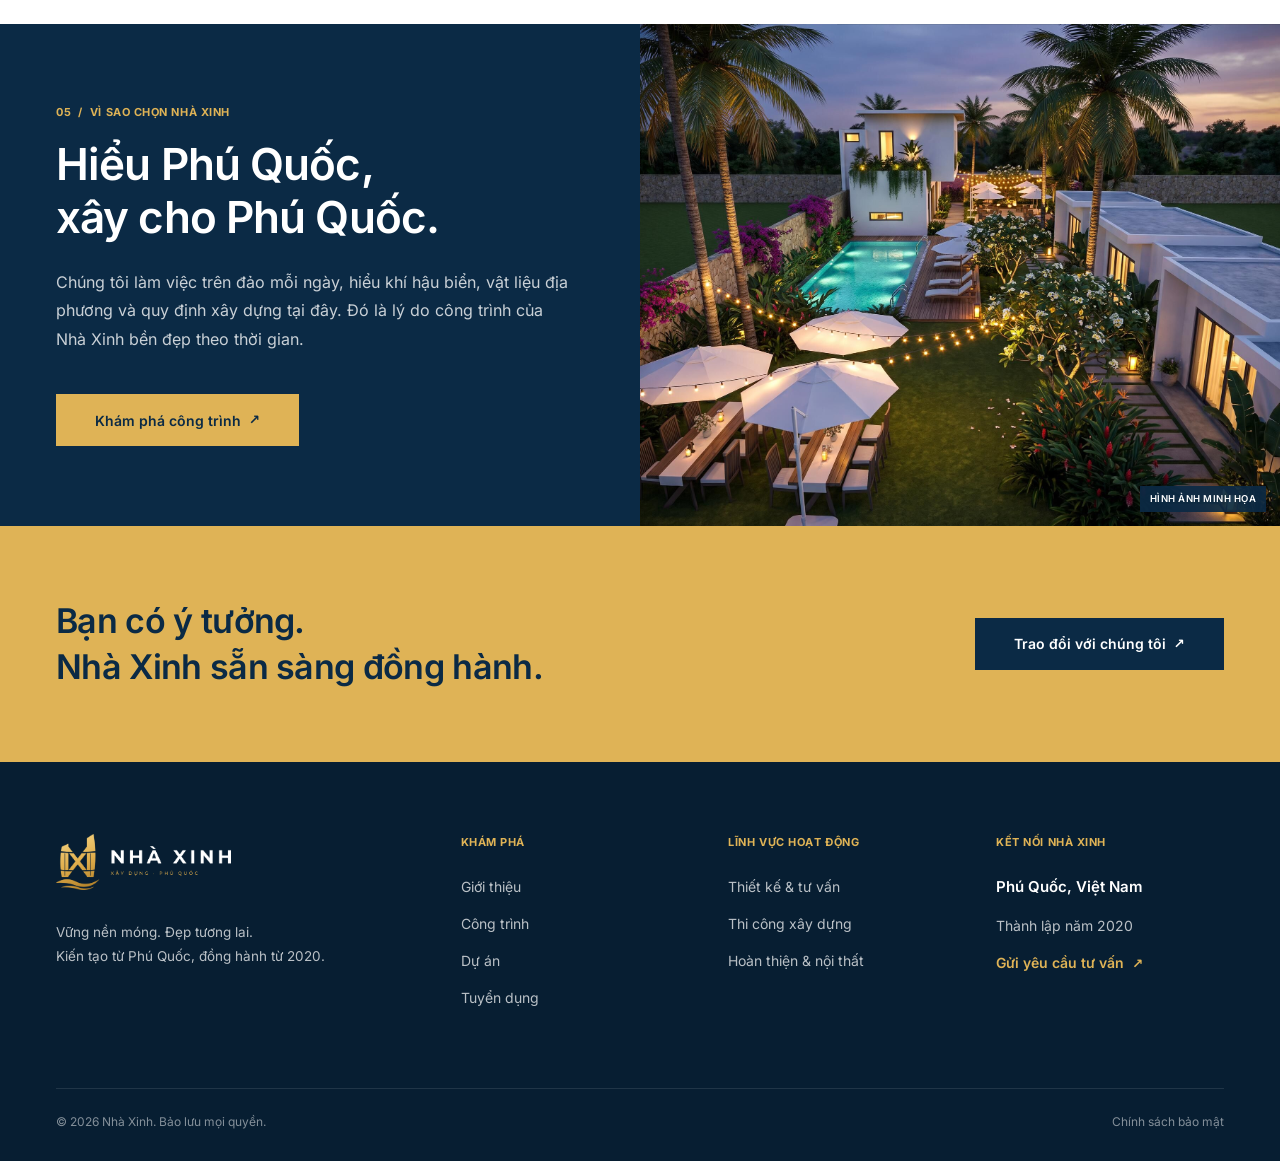
<file: gioi-thieu.html>
<!doctype html>
<html lang="vi">
<head>
  <meta charset="utf-8">
  <meta name="viewport" content="width=device-width, initial-scale=1">
  <title>Giới thiệu · Nhà Xinh</title>
  <meta name="description" content="Câu chuyện, tầm nhìn và quy trình làm việc của Nhà Xinh – đơn vị thiết kế và thi công xây dựng tại Phú Quốc.">
  <meta name="theme-color" content="#0B2A45">
  <meta property="og:title" content="Giới thiệu · Nhà Xinh">
  <meta property="og:description" content="Câu chuyện, tầm nhìn và quy trình làm việc của Nhà Xinh – đơn vị thiết kế và thi công xây dựng tại Phú Quốc.">
  <meta property="og:type" content="website">
  <link rel="icon" type="image/png" href="assets/img/favicon.png">
  <link rel="stylesheet" href="assets/css/style.css">
</head>
<body>
  <a class="skip-link" href="#main">Bỏ qua đến nội dung</a>

  <div class="topbar">
    <div class="container">
      <span>Nhà Xinh <span class="dot">/</span> Kiến tạo giá trị bền lâu</span>
      <span>Phú Quốc, Việt Nam <span class="dot">•</span> Thành lập 2020</span>
    </div>
  </div>

  <header class="header">
    <div class="container">
      <a class="logo" href="index.html" aria-label="Nhà Xinh – Trang chủ"><img src="assets/img/logo.png" alt="Nhà Xinh" width="971" height="310"></a>
      <nav class="nav" id="site-nav" aria-label="Điều hướng chính">
        <a href="index.html">Trang chủ</a>
        <a href="gioi-thieu.html" class="active" aria-current="page">Giới thiệu</a>
        <a href="cong-trinh.html">Công trình</a>
        <a href="du-an.html">Dự án</a>
        <a href="tuyen-dung.html">Tuyển dụng</a>
        <a class="btn btn-gold nav-cta" href="#lien-he">Liên hệ<span class="arrow" aria-hidden="true">↗</span></a>
      </nav>
      <a class="btn btn-gold header-cta" href="#lien-he">Liên hệ<span class="arrow" aria-hidden="true">↗</span></a>
      <button class="menu-toggle" type="button" aria-controls="site-nav" aria-expanded="false" aria-label="Mở menu"><span></span><span></span><span></span></button>
      <div class="nav-backdrop"></div>
    </div>
  </header>

  <main id="main">
    <section class="hero " style="background-image:url(assets/img/villa-dusk.jpg)">
      <div class="container inner">
        <div class="crumb"><a href="index.html">Trang chủ</a> &nbsp;/&nbsp; <b>Giới thiệu</b></div>
        <div class="kicker">Về Nhà Xinh · Phú Quốc</div>
        <h1>Từ Phú Quốc,<br>kiến tạo giá trị bền lâu.</h1>
        <p>Nhà Xinh là đơn vị thiết kế và thi công xây dựng tại Phú Quốc, đồng hành cùng bạn từ ý tưởng đầu tiên đến ngày nhận nhà.</p>
      </div>
      <div class="foot-wrap"><div class="foot"><span>Thiết kế tận tâm &nbsp;/&nbsp; Thi công chỉn chu &nbsp;/&nbsp; Giá trị bền vững</span><span>Hình ảnh minh họa</span></div></div>
    </section>

    <section class="sec ivory">
      <div class="container split">
        <div>
          <div class="eyebrow">01 &nbsp;/&nbsp; Câu chuyện Nhà Xinh</div>
          <h2>Bắt đầu từ một mong muốn<br>giản dị.</h2>
          <p class="lead">Được thành lập năm 2020 tại Phú Quốc, Nhà Xinh ra đời với mong muốn mỗi gia đình, mỗi nhà đầu tư trên đảo đều có một công trình đẹp, chắc chắn và đúng hẹn.</p>
          <p class="lead">Chúng tôi kết hợp kiến trúc nhiệt đới hiện đại với kinh nghiệm thi công thực tế trên đảo, chọn vật liệu phù hợp với nắng gió và độ ẩm biển, để công trình giữ vẻ đẹp theo năm tháng.</p>
          <div class="stats">
            <div class="stat"><b>2020</b><small>Năm thành lập</small></div>
            <div class="stat"><b>Phú Quốc</b><small>Nơi khởi đầu hành trình</small></div>
            <div class="stat"><b>3</b><small>Lĩnh vực hoạt động</small></div>
          </div>
        </div>
        <figure>
          <div class="media" style="background-image:url(assets/img/villa-gh.jpg)" role="img" aria-label="Kiến trúc Đông Dương tại Phú Quốc"><span class="tag">Hình ảnh minh họa</span></div>
          <figcaption class="caption">Kiến trúc Đông Dương giữa lòng đảo ngọc</figcaption>
        </figure>
      </div>
    </section>

    <section class="sec white">
      <div class="container">
        <div class="eyebrow">02 &nbsp;/&nbsp; Định hướng</div>
        <h2 class="mb-head">Tầm nhìn, sứ mệnh và giá trị.</h2>
        <div class="cols">
          <div class="col"><span class="n">01</span><div><h3>Tầm nhìn</h3><p>Trở thành đơn vị xây dựng được tin chọn tại Phú Quốc, nơi mỗi công trình là một dấu ấn bền lâu.</p></div></div>
          <div class="col"><span class="n">02</span><div><h3>Sứ mệnh</h3><p>Mang đến không gian sống đẹp, an toàn, đúng tiến độ và minh bạch chi phí cho từng khách hàng.</p></div></div>
          <div class="col"><span class="n">03</span><div><h3>Giá trị cốt lõi</h3><p>Tận tâm trong thiết kế, chỉn chu trong thi công, trung thực trong từng cam kết.</p></div></div>
        </div>
      </div>
    </section>

    <section class="sec ivory">
      <div class="container">
        <div class="sec-head">
          <div>
            <div class="eyebrow">03 &nbsp;/&nbsp; Lĩnh vực hoạt động</div>
            <h2>Đồng hành trọn vẹn.</h2>
            <p class="lead">Một đầu mối duy nhất cho toàn bộ hành trình xây dựng.</p>
          </div>
          <a class="link" href="cong-trinh.html">Xem công trình<span class="arrow" aria-hidden="true">↗</span></a>
        </div>
        <div class="grid3">
          <a class="card" href="cong-trinh.html">
            <div class="media" style="background-image:url(assets/img/villa-golden.jpg)" role="img" aria-label="Thiết kế &amp; tư vấn"><span class="tag">Hình ảnh minh họa</span></div>
            <div class="meta">
              <div class="cat">Thiết kế<span>/</span>Tư vấn</div>
              <div class="row"><h3>Thiết kế &amp; tư vấn</h3><span class="ne" aria-hidden="true">↗</span></div>
              <div class="sub">Lắng nghe nhu cầu, định hình giải pháp phù hợp cho mỗi không gian.</div>
            </div>
          </a>
          <a class="card" href="cong-trinh.html">
            <div class="media" style="background-image:url(assets/img/home-golden.jpg)" role="img" aria-label="Thi công xây dựng"><span class="tag">Hình ảnh minh họa</span></div>
            <div class="meta">
              <div class="cat">Xây dựng<span>/</span>Trọn gói</div>
              <div class="row"><h3>Thi công xây dựng</h3><span class="ne" aria-hidden="true">↗</span></div>
              <div class="sub">Chỉn chu trong từng chi tiết, đặt chất lượng và sự an toàn làm nền tảng.</div>
            </div>
          </a>
          <a class="card" href="cong-trinh.html">
            <div class="media" style="background-image:url(assets/img/villa-blue.jpg)" role="img" aria-label="Hoàn thiện &amp; nội thất"><span class="tag">Hình ảnh minh họa</span></div>
            <div class="meta">
              <div class="cat">Nội thất<span>/</span>Hoàn thiện</div>
              <div class="row"><h3>Hoàn thiện &amp; nội thất</h3><span class="ne" aria-hidden="true">↗</span></div>
              <div class="sub">Kết nối thẩm mỹ và công năng, hoàn thiện tổ ấm theo cách của bạn.</div>
            </div>
          </a>
        </div>
      </div>
    </section>

    <section class="sec white">
      <div class="container">
        <div class="eyebrow">04 &nbsp;/&nbsp; Quy trình làm việc</div>
        <h2 class="mb-head">Rõ ràng ở từng bước.</h2>
        <div class="steps">
          <div class="step"><span class="k">BƯỚC 01</span><h3>Tư vấn</h3><p>Lắng nghe nhu cầu, ngân sách và mong muốn của bạn.</p></div>
          <div class="step"><span class="k">BƯỚC 02</span><h3>Khảo sát</h3><p>Đo đạc hiện trạng, đánh giá địa chất và pháp lý.</p></div>
          <div class="step"><span class="k">BƯỚC 03</span><h3>Thiết kế</h3><p>Phương án kiến trúc, nội thất và dự toán chi tiết.</p></div>
          <div class="step"><span class="k">BƯỚC 04</span><h3>Thi công</h3><p>Giám sát chặt chẽ, cập nhật tiến độ thường xuyên.</p></div>
          <div class="step"><span class="k">BƯỚC 05</span><h3>Bàn giao</h3><p>Nghiệm thu, trao chìa khóa và bảo hành lâu dài.</p></div>
        </div>
      </div>
    </section>

    <section class="navy-split">
      <div class="txt">
        <div class="eyebrow">05 &nbsp;/&nbsp; Vì sao chọn Nhà Xinh</div>
        <h2>Hiểu Phú Quốc,<br>xây cho Phú Quốc.</h2>
        <p>Chúng tôi làm việc trên đảo mỗi ngày, hiểu khí hậu biển, vật liệu địa phương và quy định xây dựng tại đây. Đó là lý do công trình của Nhà Xinh bền đẹp theo thời gian.</p>
        <a class="btn btn-gold" href="cong-trinh.html">Khám phá công trình<span class="arrow" aria-hidden="true">↗</span></a>
      </div>
      <div class="media" style="background-image:url(assets/img/home-garden.jpg)" role="img" aria-label="Sân vườn homestay lúc hoàng hôn"><span class="tag br">Hình ảnh minh họa</span></div>
    </section>

    <section class="band" id="lien-he">
      <div class="container">
        <h2>Bạn có ý tưởng.<br>Nhà Xinh sẵn sàng đồng hành.</h2>
        <a class="btn btn-navy" href="#lien-he">Trao đổi với chúng tôi<span class="arrow" aria-hidden="true">↗</span></a>
      </div>
    </section>
  </main>

  <footer class="footer">
    <div class="container">
      <div class="top">
        <div>
          <img class="logo" src="assets/img/logo.png" alt="Nhà Xinh" width="971" height="310" loading="lazy">
          <p>Vững nền móng. Đẹp tương lai.<br>Kiến tạo từ Phú Quốc, đồng hành từ 2020.</p>
        </div>
        <div>
          <h4>Khám phá</h4>
          <ul>
            <li><a href="gioi-thieu.html">Giới thiệu</a></li>
            <li><a href="cong-trinh.html">Công trình</a></li>
            <li><a href="du-an.html">Dự án</a></li>
            <li><a href="tuyen-dung.html">Tuyển dụng</a></li>
          </ul>
        </div>
        <div>
          <h4>Lĩnh vực hoạt động</h4>
          <ul>
            <li>Thiết kế &amp; tư vấn</li>
            <li>Thi công xây dựng</li>
            <li>Hoàn thiện &amp; nội thất</li>
          </ul>
        </div>
        <div>
          <h4>Kết nối Nhà Xinh</h4>
          <ul>
            <li class="strong">Phú Quốc, Việt Nam</li>
            <li>Thành lập năm 2020</li>
            <li><a class="gl" href="#lien-he">Gửi yêu cầu tư vấn<span class="arrow" aria-hidden="true">↗</span></a></li>
          </ul>
        </div>
      </div>
      <div class="bottom"><span>© <span data-year>2026</span> Nhà Xinh. Bảo lưu mọi quyền.</span><a href="#">Chính sách bảo mật</a></div>
    </div>
  </footer>

  <script src="assets/js/main.js" defer></script>
</body>
</html>
</file>
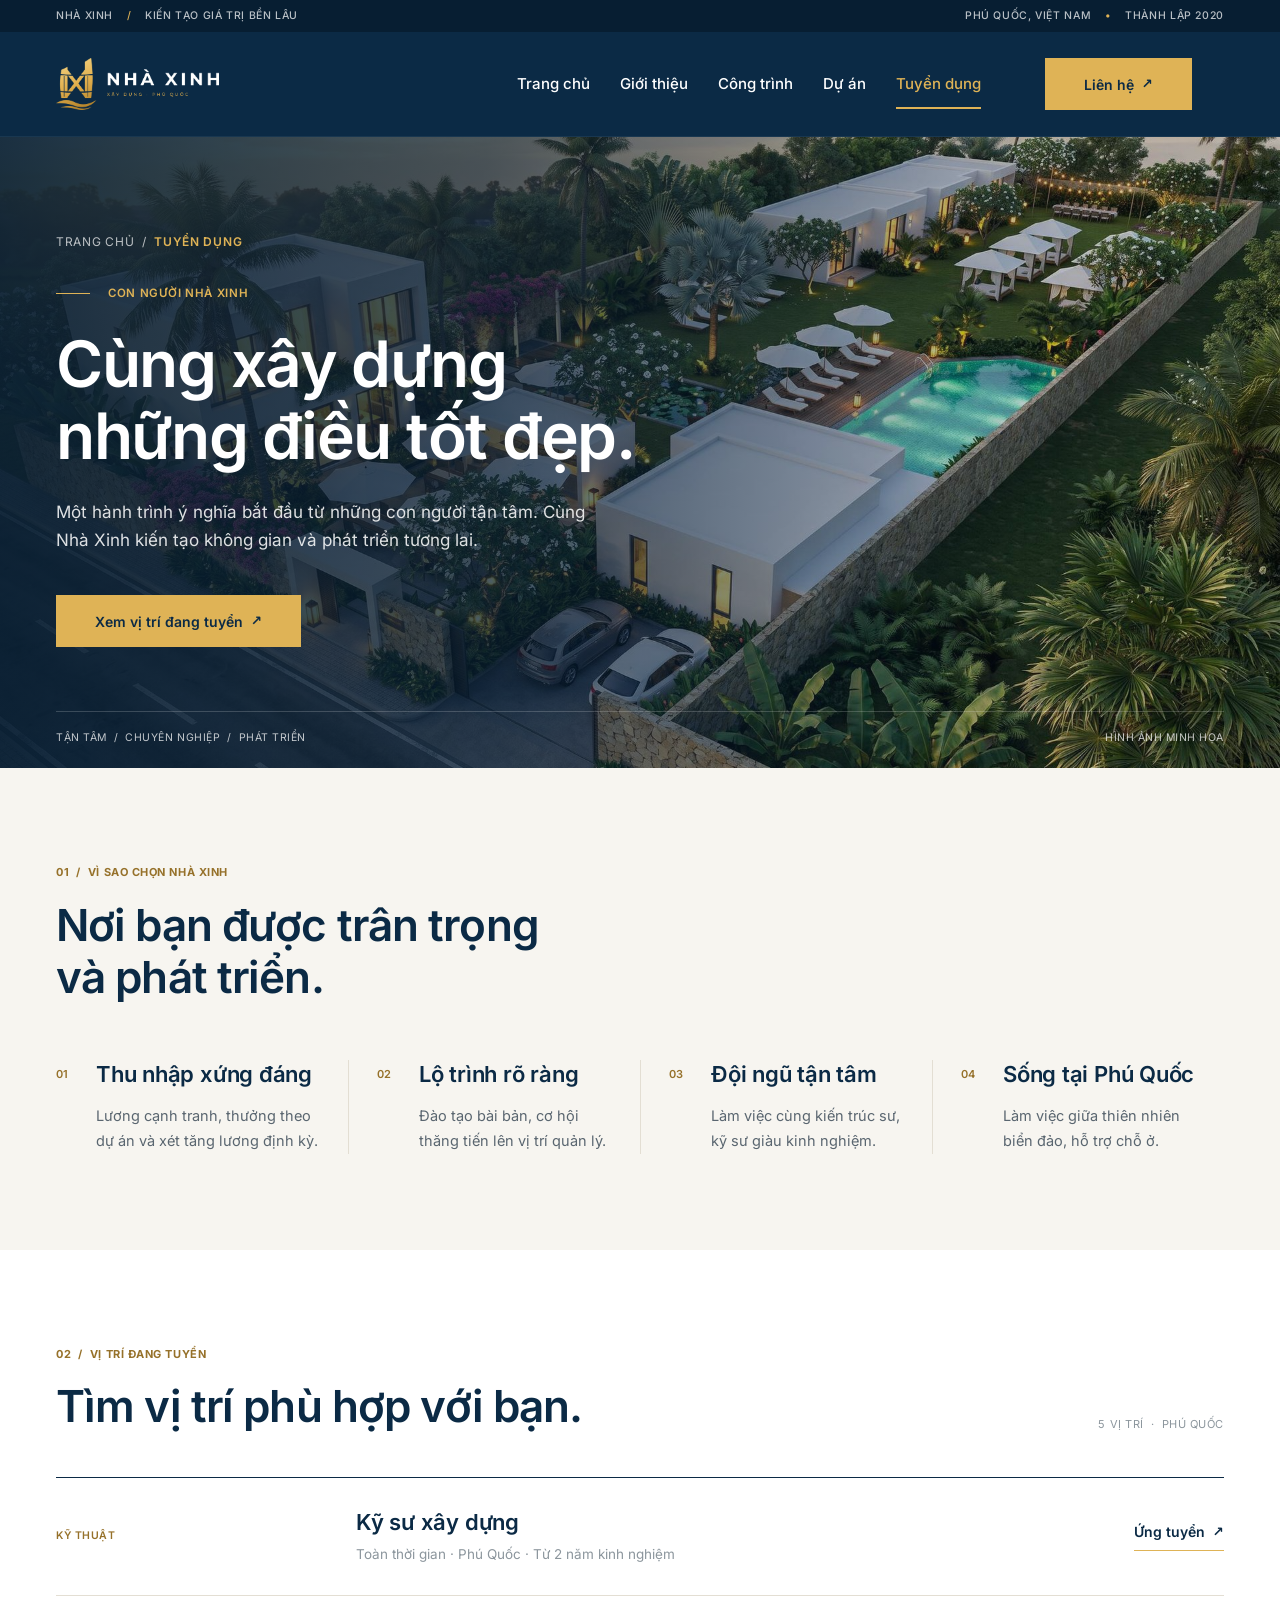
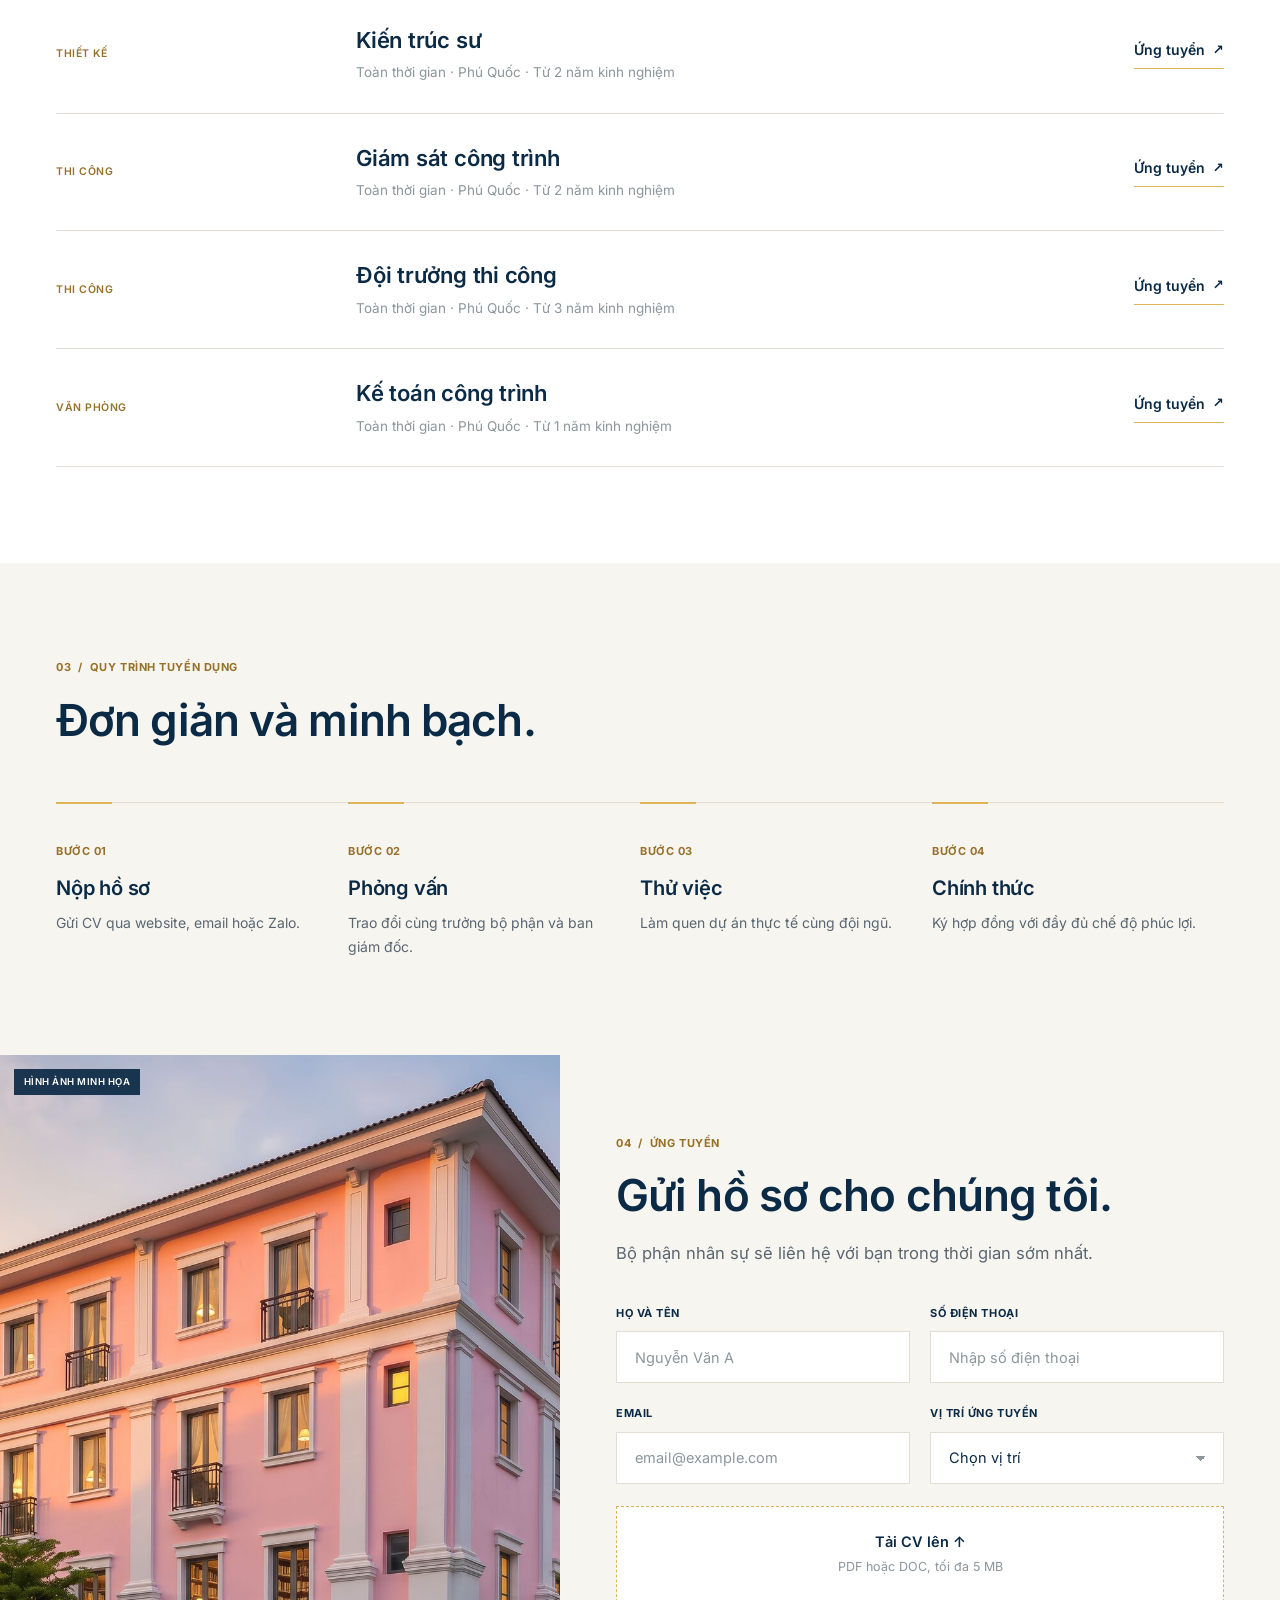
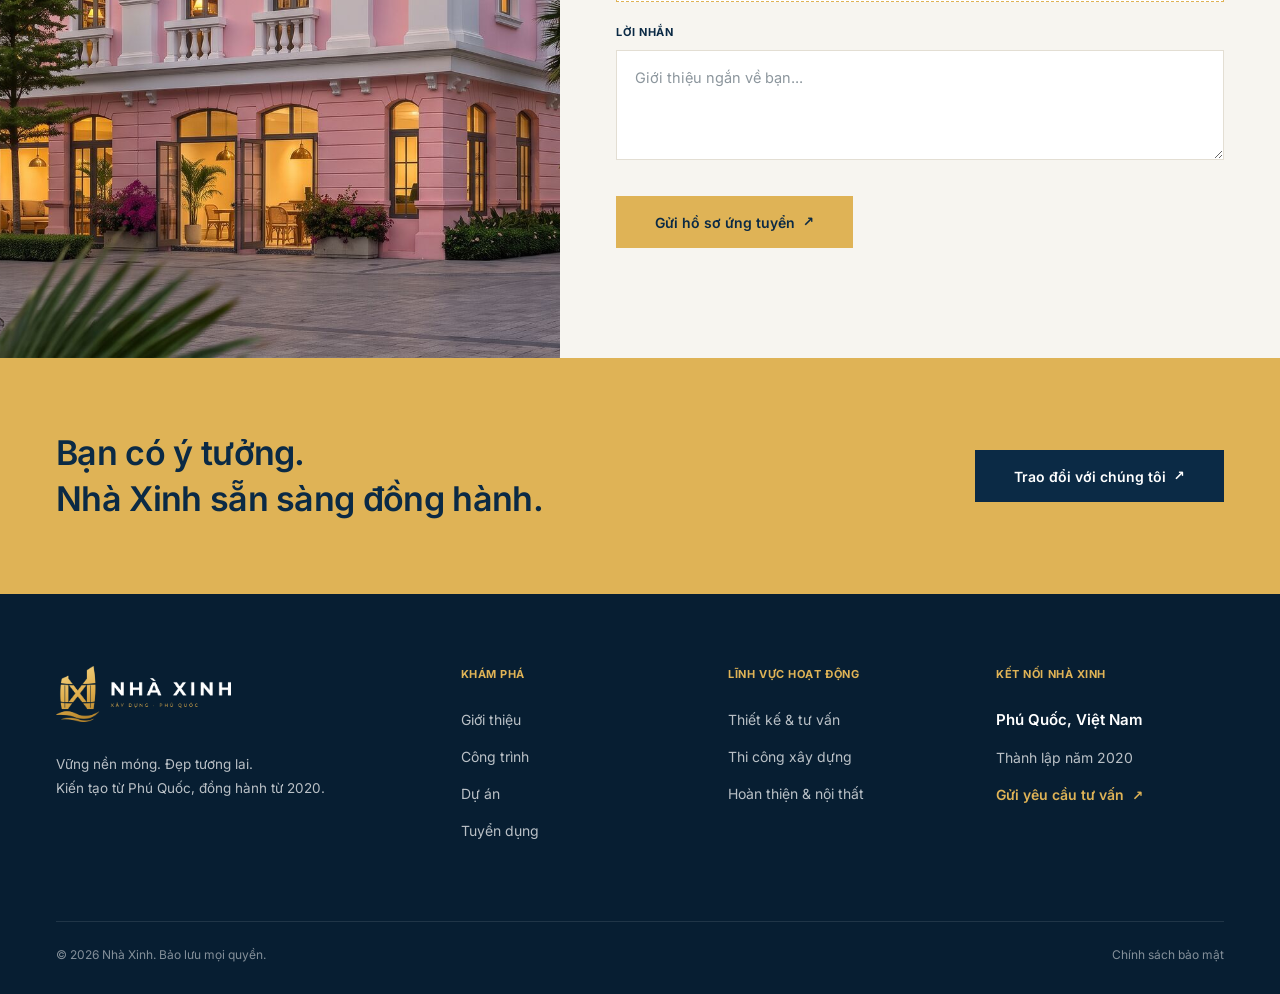
<file: tuyen-dung.html>
<!doctype html>
<html lang="vi">
<head>
  <meta charset="utf-8">
  <meta name="viewport" content="width=device-width, initial-scale=1">
  <title>Tuyển dụng · Nhà Xinh</title>
  <meta name="description" content="Cơ hội nghề nghiệp tại Nhà Xinh Phú Quốc: kỹ sư xây dựng, kiến trúc sư, giám sát công trình và nhiều vị trí khác.">
  <meta name="theme-color" content="#0B2A45">
  <meta property="og:title" content="Tuyển dụng · Nhà Xinh">
  <meta property="og:description" content="Cơ hội nghề nghiệp tại Nhà Xinh Phú Quốc: kỹ sư xây dựng, kiến trúc sư, giám sát công trình và nhiều vị trí khác.">
  <meta property="og:type" content="website">
  <link rel="icon" type="image/png" href="assets/img/favicon.png">
  <link rel="stylesheet" href="assets/css/style.css">
</head>
<body>
  <a class="skip-link" href="#main">Bỏ qua đến nội dung</a>

  <div class="topbar">
    <div class="container">
      <span>Nhà Xinh <span class="dot">/</span> Kiến tạo giá trị bền lâu</span>
      <span>Phú Quốc, Việt Nam <span class="dot">•</span> Thành lập 2020</span>
    </div>
  </div>

  <header class="header">
    <div class="container">
      <a class="logo" href="index.html" aria-label="Nhà Xinh – Trang chủ"><img src="assets/img/logo.png" alt="Nhà Xinh" width="971" height="310"></a>
      <nav class="nav" id="site-nav" aria-label="Điều hướng chính">
        <a href="index.html">Trang chủ</a>
        <a href="gioi-thieu.html">Giới thiệu</a>
        <a href="cong-trinh.html">Công trình</a>
        <a href="du-an.html">Dự án</a>
        <a href="tuyen-dung.html" class="active" aria-current="page">Tuyển dụng</a>
        <a class="btn btn-gold nav-cta" href="#lien-he">Liên hệ<span class="arrow" aria-hidden="true">↗</span></a>
      </nav>
      <a class="btn btn-gold header-cta" href="#lien-he">Liên hệ<span class="arrow" aria-hidden="true">↗</span></a>
      <button class="menu-toggle" type="button" aria-controls="site-nav" aria-expanded="false" aria-label="Mở menu"><span></span><span></span><span></span></button>
      <div class="nav-backdrop"></div>
    </div>
  </header>

  <main id="main">
    <section class="hero " style="background-image:url(assets/img/home-golden.jpg)">
      <div class="container inner">
        <div class="crumb"><a href="index.html">Trang chủ</a> &nbsp;/&nbsp; <b>Tuyển dụng</b></div>
        <div class="kicker">Con người Nhà Xinh</div>
        <h1>Cùng xây dựng<br>những điều tốt đẹp.</h1>
        <p>Một hành trình ý nghĩa bắt đầu từ những con người tận tâm. Cùng Nhà Xinh kiến tạo không gian và phát triển tương lai.</p>
        <div class="btn-row"><a class="btn btn-gold" href="#vi-tri">Xem vị trí đang tuyển<span class="arrow" aria-hidden="true">↗</span></a></div>
      </div>
      <div class="foot-wrap"><div class="foot"><span>Tận tâm &nbsp;/&nbsp; Chuyên nghiệp &nbsp;/&nbsp; Phát triển</span><span>Hình ảnh minh họa</span></div></div>
    </section>

    <section class="sec ivory">
      <div class="container">
        <div class="eyebrow">01 &nbsp;/&nbsp; Vì sao chọn Nhà Xinh</div>
        <h2 class="mb-head">Nơi bạn được trân trọng<br>và phát triển.</h2>
        <div class="cols four">
          <div class="col"><span class="n">01</span><div><h3>Thu nhập xứng đáng</h3><p>Lương cạnh tranh, thưởng theo dự án và xét tăng lương định kỳ.</p></div></div>
          <div class="col"><span class="n">02</span><div><h3>Lộ trình rõ ràng</h3><p>Đào tạo bài bản, cơ hội thăng tiến lên vị trí quản lý.</p></div></div>
          <div class="col"><span class="n">03</span><div><h3>Đội ngũ tận tâm</h3><p>Làm việc cùng kiến trúc sư, kỹ sư giàu kinh nghiệm.</p></div></div>
          <div class="col"><span class="n">04</span><div><h3>Sống tại Phú Quốc</h3><p>Làm việc giữa thiên nhiên biển đảo, hỗ trợ chỗ ở.</p></div></div>
        </div>
      </div>
    </section>

    <section class="sec white" id="vi-tri">
      <div class="container">
        <div class="sec-head">
          <div>
            <div class="eyebrow">02 &nbsp;/&nbsp; Vị trí đang tuyển</div>
            <h2>Tìm vị trí phù hợp với bạn.</h2>
          </div>
          <span class="caption">5 vị trí &nbsp;·&nbsp; Phú Quốc</span>
        </div>
        <div class="jobs">
          <div class="job">
            <div class="cat">Kỹ thuật</div>
            <div><h3>Kỹ sư xây dựng</h3><div class="info">Toàn thời gian · Phú Quốc · Từ 2 năm kinh nghiệm</div></div>
            <a class="link" href="#ung-tuyen" data-job="Kỹ sư xây dựng">Ứng tuyển<span class="arrow" aria-hidden="true">↗</span></a>
          </div>
          <div class="job">
            <div class="cat">Thiết kế</div>
            <div><h3>Kiến trúc sư</h3><div class="info">Toàn thời gian · Phú Quốc · Từ 2 năm kinh nghiệm</div></div>
            <a class="link" href="#ung-tuyen" data-job="Kiến trúc sư">Ứng tuyển<span class="arrow" aria-hidden="true">↗</span></a>
          </div>
          <div class="job">
            <div class="cat">Thi công</div>
            <div><h3>Giám sát công trình</h3><div class="info">Toàn thời gian · Phú Quốc · Từ 2 năm kinh nghiệm</div></div>
            <a class="link" href="#ung-tuyen" data-job="Giám sát công trình">Ứng tuyển<span class="arrow" aria-hidden="true">↗</span></a>
          </div>
          <div class="job">
            <div class="cat">Thi công</div>
            <div><h3>Đội trưởng thi công</h3><div class="info">Toàn thời gian · Phú Quốc · Từ 3 năm kinh nghiệm</div></div>
            <a class="link" href="#ung-tuyen" data-job="Đội trưởng thi công">Ứng tuyển<span class="arrow" aria-hidden="true">↗</span></a>
          </div>
          <div class="job">
            <div class="cat">Văn phòng</div>
            <div><h3>Kế toán công trình</h3><div class="info">Toàn thời gian · Phú Quốc · Từ 1 năm kinh nghiệm</div></div>
            <a class="link" href="#ung-tuyen" data-job="Kế toán công trình">Ứng tuyển<span class="arrow" aria-hidden="true">↗</span></a>
          </div>
        </div>
      </div>
    </section>

    <section class="sec ivory">
      <div class="container">
        <div class="eyebrow">03 &nbsp;/&nbsp; Quy trình tuyển dụng</div>
        <h2 class="mb-head">Đơn giản và minh bạch.</h2>
        <div class="steps four">
          <div class="step"><span class="k">BƯỚC 01</span><h3>Nộp hồ sơ</h3><p>Gửi CV qua website, email hoặc Zalo.</p></div>
          <div class="step"><span class="k">BƯỚC 02</span><h3>Phỏng vấn</h3><p>Trao đổi cùng trưởng bộ phận và ban giám đốc.</p></div>
          <div class="step"><span class="k">BƯỚC 03</span><h3>Thử việc</h3><p>Làm quen dự án thực tế cùng đội ngũ.</p></div>
          <div class="step"><span class="k">BƯỚC 04</span><h3>Chính thức</h3><p>Ký hợp đồng với đầy đủ chế độ phúc lợi.</p></div>
        </div>
      </div>
    </section>

    <section class="apply" id="ung-tuyen">
      <div class="media" style="background-image:url(assets/img/villa-golden.jpg)" role="img" aria-label="Công trình Nhà Xinh"><span class="tag">Hình ảnh minh họa</span></div>
      <div class="body">
        <div class="eyebrow">04 &nbsp;/&nbsp; Ứng tuyển</div>
        <h2>Gửi hồ sơ cho chúng tôi.</h2>
        <p class="lead">Bộ phận nhân sự sẽ liên hệ với bạn trong thời gian sớm nhất.</p>
        <form data-static novalidate>
          <div class="form-grid">
            <div class="field"><label for="f-name">Họ và tên</label><input id="f-name" name="name" type="text" placeholder="Nguyễn Văn A" autocomplete="name" required></div>
            <div class="field"><label for="f-phone">Số điện thoại</label><input id="f-phone" name="phone" type="tel" placeholder="Nhập số điện thoại" autocomplete="tel" required></div>
            <div class="field"><label for="f-email">Email</label><input id="f-email" name="email" type="email" placeholder="email@example.com" autocomplete="email"></div>
            <div class="field"><label for="f-job">Vị trí ứng tuyển</label>
              <select id="f-job" name="position" required>
                <option value="">Chọn vị trí</option>
                <option>Kỹ sư xây dựng</option>
                <option>Kiến trúc sư</option>
                <option>Giám sát công trình</option>
                <option>Đội trưởng thi công</option>
                <option>Kế toán công trình</option>
              </select>
            </div>
          </div>
          <label class="upload"><input type="file" name="cv" accept=".pdf,.doc,.docx"><b>Tải CV lên ↑</b><span>PDF hoặc DOC, tối đa 5 MB</span></label>
          <div class="field full" style="margin-top:22px"><label for="f-msg">Lời nhắn</label><textarea id="f-msg" name="message" placeholder="Giới thiệu ngắn về bạn..."></textarea></div>
          <button class="btn btn-gold" type="submit">Gửi hồ sơ ứng tuyển<span class="arrow" aria-hidden="true">↗</span></button>
          <p class="form-note" role="status" aria-live="polite"></p>
        </form>
      </div>
    </section>

    <section class="band" id="lien-he">
      <div class="container">
        <h2>Bạn có ý tưởng.<br>Nhà Xinh sẵn sàng đồng hành.</h2>
        <a class="btn btn-navy" href="#lien-he">Trao đổi với chúng tôi<span class="arrow" aria-hidden="true">↗</span></a>
      </div>
    </section>
  </main>

  <footer class="footer">
    <div class="container">
      <div class="top">
        <div>
          <img class="logo" src="assets/img/logo.png" alt="Nhà Xinh" width="971" height="310" loading="lazy">
          <p>Vững nền móng. Đẹp tương lai.<br>Kiến tạo từ Phú Quốc, đồng hành từ 2020.</p>
        </div>
        <div>
          <h4>Khám phá</h4>
          <ul>
            <li><a href="gioi-thieu.html">Giới thiệu</a></li>
            <li><a href="cong-trinh.html">Công trình</a></li>
            <li><a href="du-an.html">Dự án</a></li>
            <li><a href="tuyen-dung.html">Tuyển dụng</a></li>
          </ul>
        </div>
        <div>
          <h4>Lĩnh vực hoạt động</h4>
          <ul>
            <li>Thiết kế &amp; tư vấn</li>
            <li>Thi công xây dựng</li>
            <li>Hoàn thiện &amp; nội thất</li>
          </ul>
        </div>
        <div>
          <h4>Kết nối Nhà Xinh</h4>
          <ul>
            <li class="strong">Phú Quốc, Việt Nam</li>
            <li>Thành lập năm 2020</li>
            <li><a class="gl" href="#lien-he">Gửi yêu cầu tư vấn<span class="arrow" aria-hidden="true">↗</span></a></li>
          </ul>
        </div>
      </div>
      <div class="bottom"><span>© <span data-year>2026</span> Nhà Xinh. Bảo lưu mọi quyền.</span><a href="#">Chính sách bảo mật</a></div>
    </div>
  </footer>

  <script src="assets/js/main.js" defer></script>
</body>
</html>
</file>
<file: assets/css/style.css>
@import url(fonts.css);

/* ==========================================================================
   Nhà Xinh – shared styles
   ========================================================================== */
:root {
  --navy: #0B2A45;
  --navy-deep: #071E32;
  --gold: #DFB356;
  --gold-dark: #96712A;
  --ivory: #F7F5F0;
  --white: #FFFFFF;
  --ink: #0B2A45;
  --text: #5A6670;
  --muted: #8C969D;
  --line: #E3DED3;
  --pad: 80px;
  --max: 1440px;
}

*, *::before, *::after { box-sizing: border-box; margin: 0; padding: 0; }
html { scroll-behavior: smooth; }
body {
  font-family: 'Inter', system-ui, -apple-system, 'Segoe UI', sans-serif;
  color: var(--text);
  background: var(--ivory);
  -webkit-font-smoothing: antialiased;
  line-height: 1.5;
}
img { display: block; max-width: 100%; height: auto; }
a { color: inherit; text-decoration: none; }
ul { list-style: none; }
button, input, select, textarea { font: inherit; color: inherit; }
.arrow { font-weight: 600; margin-left: 8px; font-size: .95em; }
.sr-only { position: absolute; width: 1px; height: 1px; overflow: hidden; clip: rect(0 0 0 0); white-space: nowrap; }
.container { max-width: var(--max); margin: 0 auto; padding: 0 var(--pad); }
.skip-link { position: absolute; left: -999px; top: 8px; background: var(--gold); color: var(--navy); padding: 8px 14px; z-index: 100; }
.skip-link:focus { left: 8px; }
:focus-visible { outline: 2px solid var(--gold); outline-offset: 3px; }

/* ---------- Top bar + header ---------- */
.topbar { background: var(--navy-deep); font-size: 10.5px; letter-spacing: .06em; text-transform: uppercase; color: rgba(255,255,255,.72); font-weight: 500; }
.topbar .container { height: 32px; display: flex; align-items: center; justify-content: space-between; }
.topbar .dot { margin: 0 10px; color: var(--gold); }

.header { background: var(--navy); border-bottom: 1px solid rgba(255,255,255,.06); position: sticky; top: 0; z-index: 50; }
.header .container { height: 104px; display: flex; align-items: center; justify-content: space-between; gap: 32px; }
.header .logo img { height: 52px; width: auto; }
.nav { display: flex; gap: 46px; margin-left: auto; margin-right: 64px; }
.nav a { color: #fff; font-size: 15px; font-weight: 500; position: relative; padding: 8px 0; transition: color .2s; }
.nav a:hover, .nav a.active { color: var(--gold); }
.nav a.active::after { content: ""; position: absolute; left: 0; right: 0; bottom: -6px; height: 2px; background: var(--gold); }
.nav .nav-cta { display: none; }
.menu-toggle { display: none; background: none; border: 1px solid rgba(255,255,255,.3); width: 46px; height: 46px; cursor: pointer; align-items: center; justify-content: center; flex-direction: column; gap: 5px; }
.menu-toggle span { display: block; width: 20px; height: 2px; background: #fff; transition: transform .25s, opacity .25s; }
.menu-open .menu-toggle span:nth-child(1) { transform: translateY(7px) rotate(45deg); }
.menu-open .menu-toggle span:nth-child(2) { opacity: 0; }
.menu-open .menu-toggle span:nth-child(3) { transform: translateY(-7px) rotate(-45deg); }

/* ---------- Buttons & links ---------- */
.btn { display: inline-flex; align-items: center; justify-content: center; font-size: 14px; font-weight: 600; height: 52px; padding: 0 38px; border: 1px solid transparent; white-space: nowrap; cursor: pointer; transition: background .2s, color .2s, border-color .2s; }
.btn-gold { background: var(--gold); color: var(--navy); }
.btn-gold:hover { background: #e9c26c; }
.btn-navy { background: var(--navy); color: #fff; }
.btn-navy:hover { background: var(--navy-deep); }
.btn-ghost { border-color: rgba(255,255,255,.75); color: #fff; background: transparent; }
.btn-ghost:hover { background: #fff; color: var(--navy); }
.btn-outline { border-color: var(--navy); color: var(--navy); background: transparent; height: 46px; }
.btn-outline:hover { background: var(--navy); color: #fff; }
.btn-row { display: flex; flex-wrap: wrap; gap: 16px; margin-top: 40px; }
.link { font-size: 14px; font-weight: 600; color: var(--navy); display: inline-flex; align-items: center; padding-bottom: 12px; border-bottom: 1px solid var(--gold); transition: color .2s; }
.link:hover { color: var(--gold-dark); }

/* ---------- Hero ---------- */
.hero { position: relative; min-height: 560px; background-size: cover; background-position: center; color: #fff; display: flex; flex-direction: column; justify-content: flex-end; }
.hero::before { content: ""; position: absolute; inset: 0; background: linear-gradient(90deg, rgba(7,30,50,.92) 0%, rgba(7,30,50,.72) 38%, rgba(7,30,50,.25) 75%, rgba(7,30,50,.1) 100%); }
.hero > * { position: relative; }
.hero .inner { width: 100%; padding-top: 96px; padding-bottom: 64px; }
.hero-home { min-height: 640px; }
.hero-home h1 { font-size: 72px; }
.crumb { font-size: 12px; letter-spacing: .06em; text-transform: uppercase; color: rgba(255,255,255,.7); margin-bottom: 34px; }
.crumb a:hover { color: #fff; }
.crumb b { color: var(--gold); font-weight: 600; }
.kicker { display: flex; align-items: center; gap: 18px; font-size: 11.5px; font-weight: 600; letter-spacing: .06em; text-transform: uppercase; color: var(--gold); margin-bottom: 26px; }
.kicker::before { content: ""; width: 34px; height: 1px; background: var(--gold); }
.hero h1 { font-size: 64px; line-height: 1.12; font-weight: 600; letter-spacing: -.02em; max-width: 900px; }
.hero p { font-size: 17px; line-height: 1.7; color: rgba(255,255,255,.86); max-width: 560px; margin-top: 26px; }
.hero .foot { border-top: 1px solid rgba(255,255,255,.18); padding: 18px 0 22px; display: flex; justify-content: space-between; gap: 16px; font-size: 10.5px; letter-spacing: .05em; text-transform: uppercase; color: rgba(255,255,255,.75); }
.hero .foot-wrap { max-width: var(--max); margin: 0 auto; width: 100%; padding: 0 var(--pad); }

/* ---------- Sections ---------- */
.sec { padding: 96px 0; }
.sec.white { background: #fff; }
.sec.ivory { background: var(--ivory); }
.eyebrow { font-size: 11px; font-weight: 700; letter-spacing: .05em; text-transform: uppercase; color: var(--gold-dark); margin-bottom: 18px; }
h2 { font-size: 44px; line-height: 1.2; font-weight: 600; color: var(--ink); letter-spacing: -.02em; }
h3 { font-size: 22px; line-height: 1.3; font-weight: 600; color: var(--ink); letter-spacing: -.01em; }
.h2-sm { font-size: 36px; }
.lead { font-size: 16.5px; line-height: 1.85; color: var(--text); margin-top: 24px; max-width: 620px; }
.lead + .lead { margin-top: 16px; }
.lead-sm { font-size: 15.5px; margin-top: 16px; }
.mb-head { margin-bottom: 56px; }
.sec-head { display: flex; justify-content: space-between; align-items: flex-end; gap: 32px; margin-bottom: 44px; }
.sec-head .lead { margin-top: 16px; }
.tag { position: absolute; top: 14px; left: 14px; background: rgba(11,42,69,.92); color: #fff; font-size: 9.5px; font-weight: 600; letter-spacing: .05em; text-transform: uppercase; padding: 6px 10px; }
.tag.br { top: auto; left: auto; right: 14px; bottom: 14px; }
.caption { font-size: 11px; letter-spacing: .05em; text-transform: uppercase; color: var(--muted); margin-top: 16px; }
.cat { font-size: 10.5px; font-weight: 600; letter-spacing: .05em; text-transform: uppercase; color: var(--gold-dark); }
.cat span { color: var(--muted); margin: 0 6px; }
.media { position: relative; background-size: cover; background-position: center; background-color: #d9d4c8; }

/* ---------- Split intro ---------- */
.split { display: grid; grid-template-columns: 1fr minmax(0, 560px); gap: 120px; align-items: start; }
.split .media { height: 600px; }
.split.home .media { height: 400px; }
.stats { display: flex; flex-wrap: wrap; row-gap: 24px; margin-top: 44px; }
.stat { padding-right: 56px; margin-right: 56px; border-right: 1px solid var(--line); }
.stat:last-child { border: none; margin: 0; padding: 0; }
.stat b { display: block; font-size: 34px; font-weight: 600; color: var(--ink); letter-spacing: -.02em; }
.stat small { font-size: 12px; color: var(--muted); }

/* ---------- Columns with dividers ---------- */
.cols { display: grid; grid-template-columns: repeat(3, 1fr); }
.cols.four { grid-template-columns: repeat(4, 1fr); }
.col { display: flex; gap: 28px; padding: 0 40px; border-left: 1px solid var(--line); }
.col:first-child { padding-left: 0; border-left: none; }
.col .n { font-size: 11px; font-weight: 600; color: var(--gold-dark); padding-top: 6px; }
.col p { font-size: 14.5px; line-height: 1.75; color: var(--text); margin-top: 14px; }

/* ---------- Filters ---------- */
.filters { display: flex; flex-wrap: wrap; gap: 16px; margin-bottom: 40px; }
.filters button { height: 38px; padding: 0 26px; display: inline-flex; align-items: center; font-size: 12.5px; border: 1px solid var(--line); color: var(--text); background: #fff; cursor: pointer; transition: border-color .2s, background .2s, color .2s; }
.filters button:hover { border-color: var(--navy); color: var(--navy); }
.filters button.on { background: var(--navy); border-color: var(--navy); color: #fff; font-weight: 600; }

/* ---------- Project cards ---------- */
.grid3 { display: grid; grid-template-columns: repeat(3, 1fr); gap: 40px 30px; }
.card { display: block; }
.card[hidden] { display: none; }
.card .media { height: 262px; overflow: hidden; }
.card .media::after { content: ""; position: absolute; inset: 0; background: rgba(7,30,50,0); transition: background .3s; }
.card:hover .media::after { background: rgba(7,30,50,.12); }
.card .meta { margin-top: 20px; }
.card .row { display: flex; justify-content: space-between; align-items: center; gap: 16px; margin-top: 10px; }
.card .sub { font-size: 13.5px; color: var(--muted); margin-top: 8px; }
.ne { font-size: 18px; color: var(--navy); font-weight: 600; transition: transform .2s; }
.card:hover .ne { transform: translate(3px, -3px); }
.empty { padding: 40px 0; color: var(--muted); }
.rule { height: 1px; background: var(--line); position: relative; margin-top: 56px; }
.rule::before { content: ""; position: absolute; left: 0; top: 0; width: 180px; height: 2px; background: var(--gold); }
.rule-foot { display: flex; justify-content: space-between; align-items: center; gap: 16px; flex-wrap: wrap; margin-top: 22px; }
.rule-foot .caption { margin: 0; }

/* ---------- Featured project ---------- */
.feature { display: grid; grid-template-columns: minmax(0, 780px) 1fr; gap: 64px; align-items: center; margin-top: 8px; }
.feature .media { height: 500px; }
.feature h2 { margin-top: 14px; font-size: 38px; }
.feature .link { margin-top: 32px; }

/* ---------- Project rows (Dự án) ---------- */
.proj { display: grid; grid-template-columns: minmax(0, 640px) 1fr; margin-top: 32px; }
.proj.rev { grid-template-columns: 1fr minmax(0, 640px); }
.proj.rev .media { order: 2; }
.proj .media { min-height: 520px; }
.proj .body { background: #fff; padding: 56px; display: flex; flex-direction: column; justify-content: center; }
.proj h2 { font-size: 34px; margin-top: 22px; }
.progress-head { display: flex; justify-content: space-between; margin-top: 26px; font-size: 11px; font-weight: 700; letter-spacing: .05em; text-transform: uppercase; color: var(--muted); }
.progress-head b { color: var(--ink); font-size: 15px; }
.bar { height: 4px; background: var(--line); margin-top: 12px; }
.bar i { display: block; height: 100%; background: var(--gold); }
.pills { display: flex; flex-wrap: wrap; gap: 10px; }
.pill { display: inline-flex; align-items: center; gap: 8px; font-size: 10.5px; font-weight: 700; letter-spacing: .05em; text-transform: uppercase; padding: 7px 12px; }
.pill::before { content: ""; width: 6px; height: 6px; border-radius: 50%; background: currentColor; }
.pill.build { background: rgba(223,179,86,.16); color: var(--gold-dark); }
.pill.design { background: rgba(11,42,69,.08); color: var(--navy); }
.pill.soon { background: #EEF0F1; color: #6B7680; }
.specs { display: grid; grid-template-columns: 1fr 1fr; column-gap: 24px; border-top: 1px solid var(--line); margin-top: 30px; }
.specs div { padding: 16px 0; border-bottom: 1px solid var(--line); }
.specs small { display: block; font-size: 10.5px; letter-spacing: .05em; text-transform: uppercase; color: var(--muted); margin-bottom: 6px; }
.specs b { font-size: 15px; color: var(--ink); font-weight: 600; }

/* ---------- Steps ---------- */
.steps { display: grid; grid-template-columns: repeat(5, 1fr); border-top: 1px solid var(--line); }
.steps.four { grid-template-columns: repeat(4, 1fr); }
.step { padding: 34px 28px 0 0; position: relative; }
.step::before { content: ""; position: absolute; top: -1px; left: 0; width: 56px; height: 2px; background: var(--gold); }
.step .k { font-size: 11px; font-weight: 700; color: var(--gold-dark); letter-spacing: .05em; }
.step h3 { font-size: 20px; margin: 14px 0 10px; }
.step p { font-size: 14px; line-height: 1.7; }

/* ---------- Testimonial ---------- */
.quote { display: grid; grid-template-columns: 320px 1fr; gap: 96px; }
.quote blockquote p { font-size: 26px; line-height: 1.6; color: var(--ink); font-weight: 500; letter-spacing: -.01em; }
.quote .who { display: flex; align-items: center; gap: 18px; margin-top: 34px; }
.quote .who::before { content: ""; width: 40px; height: 1px; background: var(--gold); }
.quote .who b { color: var(--ink); font-size: 15px; }
.quote .who small { display: block; font-size: 12.5px; color: var(--muted); margin-top: 4px; }

/* ---------- Jobs ---------- */
.jobs { border-top: 1px solid var(--ink); }
.job { display: grid; grid-template-columns: 260px 1fr auto; align-items: center; gap: 40px; padding: 30px 0; border-bottom: 1px solid var(--line); }
.job .info { font-size: 13.5px; color: var(--muted); margin-top: 8px; }
.job .link { padding-bottom: 8px; }

/* ---------- Navy split block ---------- */
.navy-split { display: grid; grid-template-columns: 1fr 1fr; background: var(--navy); color: #fff; min-height: 440px; }
.navy-split .txt { padding: 80px var(--pad); max-width: 720px; margin-left: auto; width: 100%; }
.navy-split .eyebrow { color: var(--gold); }
.navy-split h2 { color: #fff; }
.navy-split p { font-size: 16px; line-height: 1.8; color: rgba(255,255,255,.78); margin: 24px 0 40px; max-width: 520px; }
.navy-split .media { min-height: 360px; }

/* ---------- Application form ---------- */
.apply { display: grid; grid-template-columns: minmax(0, 560px) 1fr; background: var(--ivory); }
.apply .media { min-height: 400px; }
.apply .body { padding: 80px var(--pad); }
.apply .lead { margin: 16px 0 36px; }
.form-grid { display: grid; grid-template-columns: 1fr 1fr; gap: 22px 20px; }
.field label, .field .label { display: block; font-size: 11px; font-weight: 700; letter-spacing: .05em; text-transform: uppercase; color: var(--ink); margin-bottom: 10px; }
.field input, .field select, .field textarea { width: 100%; height: 52px; border: 1px solid var(--line); background: #fff; padding: 0 18px; font-size: 14.5px; color: var(--ink); border-radius: 0; appearance: none; }
.field select { background-image: linear-gradient(45deg, transparent 50%, var(--muted) 50%), linear-gradient(135deg, var(--muted) 50%, transparent 50%); background-position: calc(100% - 22px) 23px, calc(100% - 17px) 23px; background-size: 5px 5px; background-repeat: no-repeat; }
.field textarea { height: 110px; padding: 16px 18px; resize: vertical; }
.field input::placeholder, .field textarea::placeholder { color: var(--muted); }
.field input:focus, .field select:focus, .field textarea:focus { outline: none; border-color: var(--gold); }
.field.full { grid-column: 1 / -1; }
.upload { margin-top: 22px; min-height: 96px; border: 1px dashed var(--gold); background: #fff; display: flex; flex-direction: column; align-items: center; justify-content: center; gap: 6px; cursor: pointer; text-align: center; padding: 16px; }
.upload b { color: var(--ink); font-size: 14.5px; font-weight: 600; }
.upload span { font-size: 12.5px; color: var(--muted); }
.upload input { position: absolute; opacity: 0; width: 1px; height: 1px; }
.form-note { margin-top: 16px; font-size: 14px; color: var(--gold-dark); font-weight: 600; min-height: 1em; }
.apply .btn { margin-top: 30px; }

/* ---------- Gold CTA band ---------- */
.band { background: var(--gold); padding: 72px 0; }
.band .container { display: flex; justify-content: space-between; align-items: center; gap: 32px; }
.band h2 { font-size: 34px; line-height: 1.35; }

/* ---------- Footer ---------- */
.footer { background: var(--navy-deep); color: rgba(255,255,255,.72); padding-top: 72px; }
.footer .top { display: grid; grid-template-columns: 1.6fr 1fr 1fr 1fr; gap: 40px; padding-bottom: 64px; }
.footer .logo { height: 56px; width: auto; margin-bottom: 30px; }
.footer p { font-size: 13.5px; line-height: 1.8; }
.footer h4 { font-size: 11px; font-weight: 700; letter-spacing: .05em; text-transform: uppercase; color: var(--gold); margin-bottom: 26px; }
.footer li { font-size: 14px; margin-bottom: 16px; }
.footer a:hover { color: #fff; }
.footer .strong { color: #fff; font-weight: 600; font-size: 15px; }
.footer .gl { color: var(--gold); font-weight: 600; }
.footer .bottom { border-top: 1px solid rgba(255,255,255,.1); padding: 24px 0 30px; display: flex; justify-content: space-between; gap: 16px; font-size: 12px; color: rgba(255,255,255,.5); }

/* ==========================================================================
   Responsive
   ========================================================================== */
@media (max-width: 1280px) {
  :root { --pad: 56px; }
  .nav { gap: 30px; margin-right: 32px; }
  .split { gap: 64px; }
  .feature { gap: 48px; }
  .col { padding: 0 28px; }
}

@media (max-width: 1080px) {
  :root { --pad: 40px; }
  .header .container { height: 84px; }
  .header .logo img { height: 44px; }
  .menu-toggle { display: inline-flex; }
  .header-cta { display: none; }
  .nav { position: fixed; top: 0; right: 0; bottom: 0; width: min(360px, 86vw); background: var(--navy-deep); flex-direction: column; gap: 0; margin: 0; padding: 110px 32px 32px; transform: translateX(100%); transition: transform .3s ease; z-index: 60; box-shadow: -20px 0 40px rgba(0,0,0,.25); overflow-y: auto; }
  .nav a { font-size: 17px; padding: 16px 0; border-bottom: 1px solid rgba(255,255,255,.08); }
  .nav a.active::after { display: none; }
  .nav .nav-cta { display: inline-flex; margin-top: 28px; border: none; padding: 0 30px; color: var(--navy); }
  .nav .nav-cta:hover { color: var(--navy); }
  .menu-toggle { position: relative; z-index: 70; }
  .menu-open .nav { transform: none; }
  .menu-open .nav-backdrop { opacity: 1; pointer-events: auto; }
  .nav-backdrop { position: fixed; inset: 0; background: rgba(7,30,50,.5); opacity: 0; pointer-events: none; transition: opacity .3s; z-index: 55; }
  body.menu-open { overflow: hidden; }

  .hero h1, .hero-home h1 { font-size: 52px; }
  h2 { font-size: 38px; }
  .sec { padding: 80px 0; }
  .split, .feature, .quote { grid-template-columns: 1fr; gap: 48px; }
  .split .media, .split.home .media { height: 420px; }
  .feature .media { height: 420px; }
  .grid3 { grid-template-columns: repeat(2, 1fr); }
  .cols, .cols.four { grid-template-columns: 1fr 1fr; row-gap: 40px; }
  .cols .col:nth-child(odd) { padding-left: 0; border-left: none; }
  .steps, .steps.four { grid-template-columns: repeat(3, 1fr); row-gap: 40px; }
  .proj, .proj.rev { grid-template-columns: 1fr; }
  .proj.rev .media { order: 0; }
  .proj .media { min-height: 380px; }
  .navy-split, .apply { grid-template-columns: 1fr; }
  .navy-split .txt { max-width: none; }
  .navy-split .media, .apply .media { min-height: 320px; order: 2; }
  .apply .media { order: 0; }
  .job { grid-template-columns: 180px 1fr auto; gap: 24px; }
  .footer .top { grid-template-columns: 1fr 1fr; }
}

@media (max-width: 720px) {
  :root { --pad: 20px; }
  .topbar .container > span:last-child { display: none; }
  .header .container { height: 72px; }
  .header .logo img { height: 38px; }
  .hero { min-height: 520px; }
  .hero .inner { padding-top: 72px; padding-bottom: 44px; }
  .hero h1, .hero-home h1 { font-size: 38px; }
  .hero p { font-size: 15.5px; }
  .hero .foot { flex-direction: column; gap: 6px; }
  .btn { height: 50px; padding: 0 26px; }
  .btn-row .btn { flex: 1 1 100%; }
  h2, .h2-sm { font-size: 30px; }
  .feature h2, .proj h2 { font-size: 28px; }
  .band h2 { font-size: 26px; }
  .sec { padding: 64px 0; }
  .mb-head { margin-bottom: 40px; }
  .sec-head { flex-direction: column; align-items: flex-start; }
  .split .media, .split.home .media, .feature .media { height: 300px; }
  .stat { padding-right: 28px; margin-right: 28px; }
  .grid3 { grid-template-columns: 1fr; }
  .cols, .cols.four { grid-template-columns: 1fr; }
  .col, .cols .col:nth-child(odd) { padding: 0 0 32px; border-left: none; border-bottom: 1px solid var(--line); }
  .col:last-child { border-bottom: none; padding-bottom: 0; }
  .steps, .steps.four { grid-template-columns: 1fr 1fr; }
  .proj .body { padding: 36px 24px; }
  .proj .media { min-height: 260px; }
  .quote blockquote p { font-size: 20px; }
  .job { grid-template-columns: 1fr; gap: 10px; }
  .navy-split .txt, .apply .body { padding: 64px var(--pad); }
  .form-grid { grid-template-columns: 1fr; }
  .band { padding: 56px 0; }
  .band .container { flex-direction: column; align-items: flex-start; }
  .footer .top { grid-template-columns: 1fr; gap: 36px; padding-bottom: 44px; }
  .footer .bottom { flex-direction: column; }
}

@media (prefers-reduced-motion: reduce) {
  html { scroll-behavior: auto; }
  *, *::before, *::after { transition: none !important; }
}
</file>
